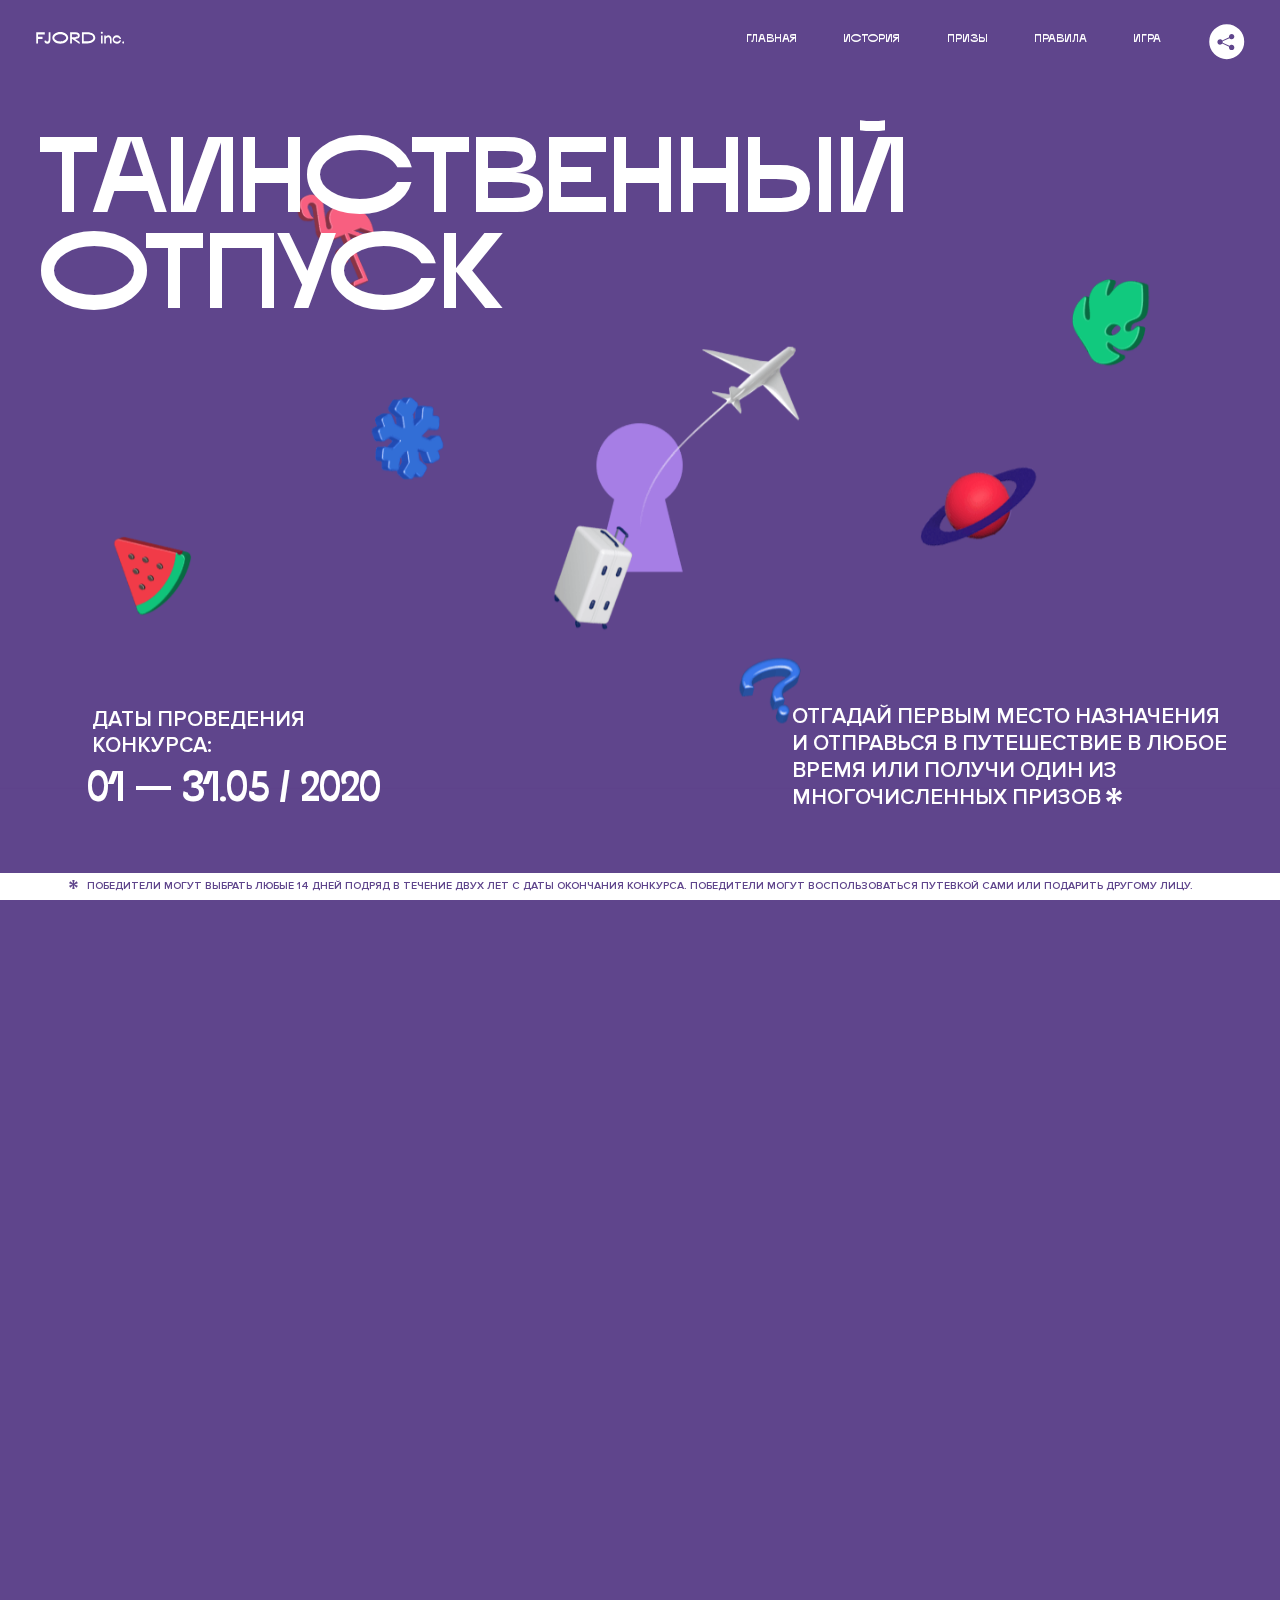
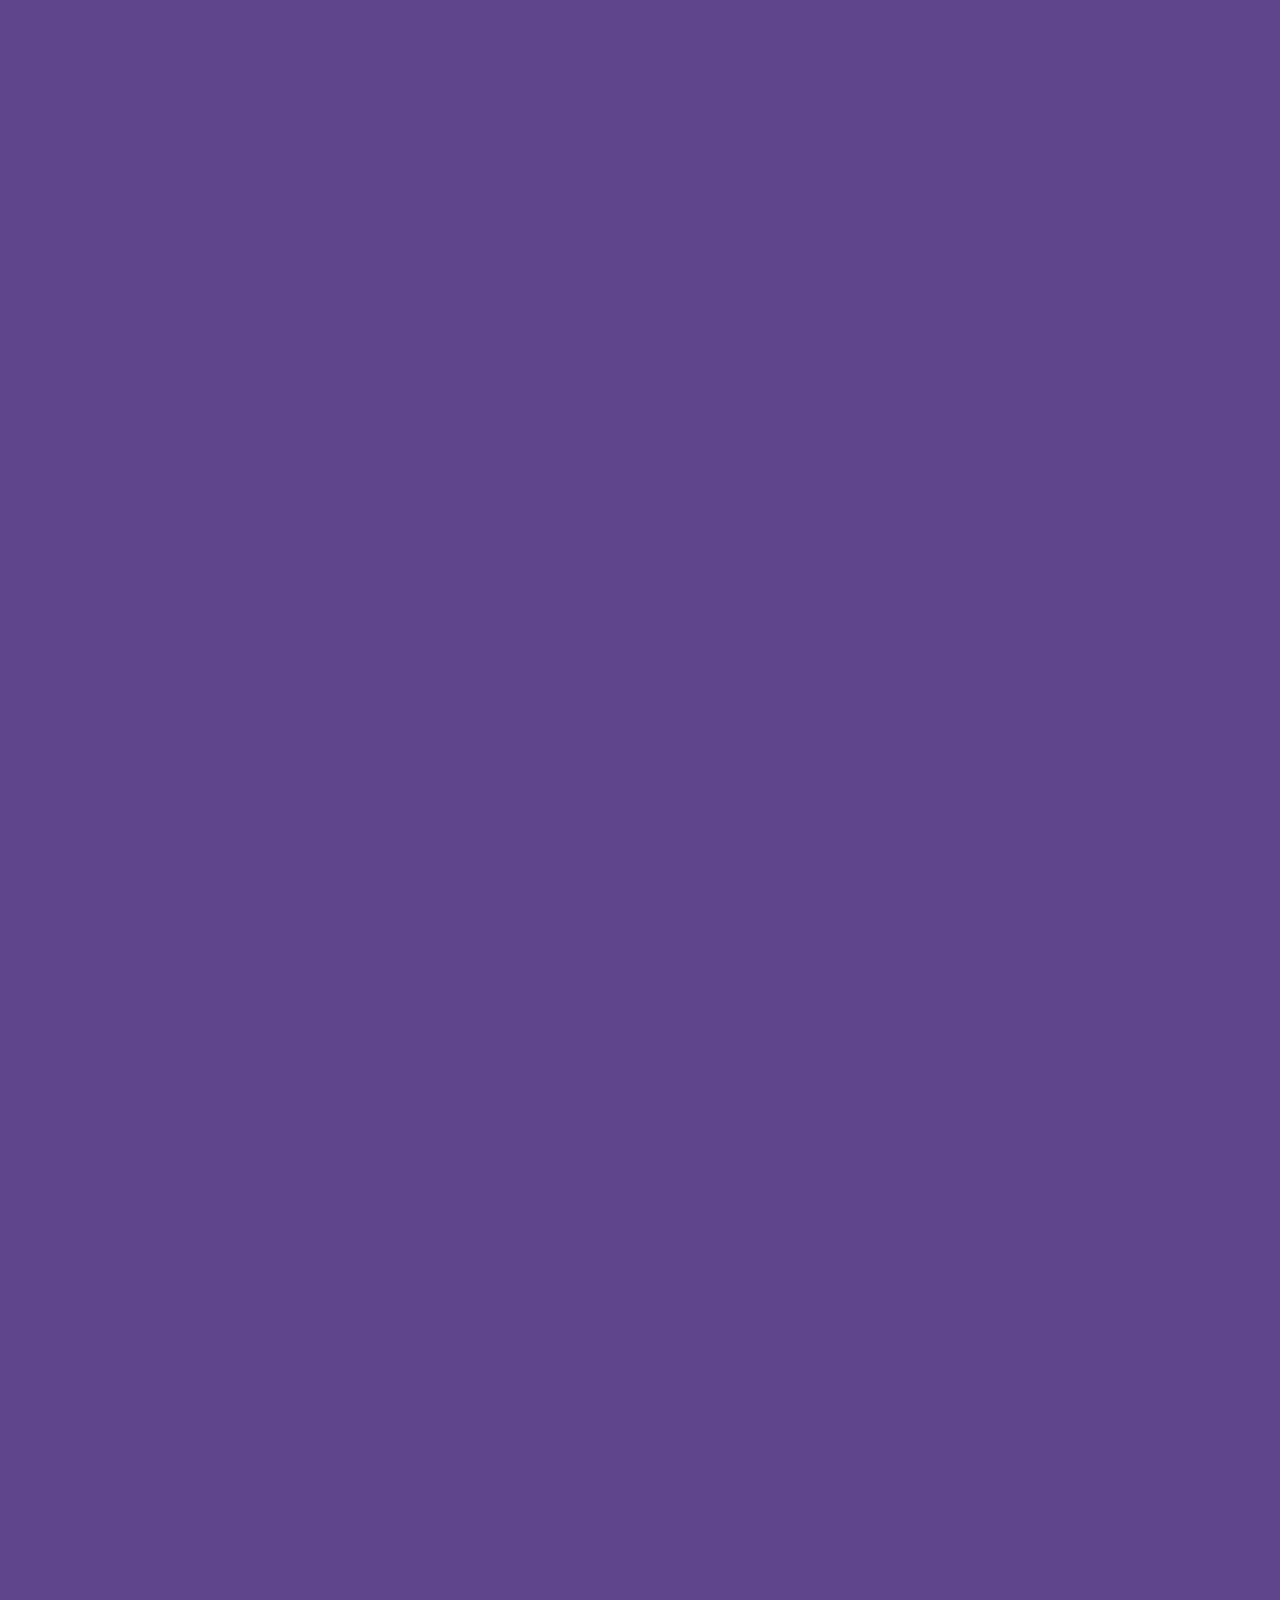
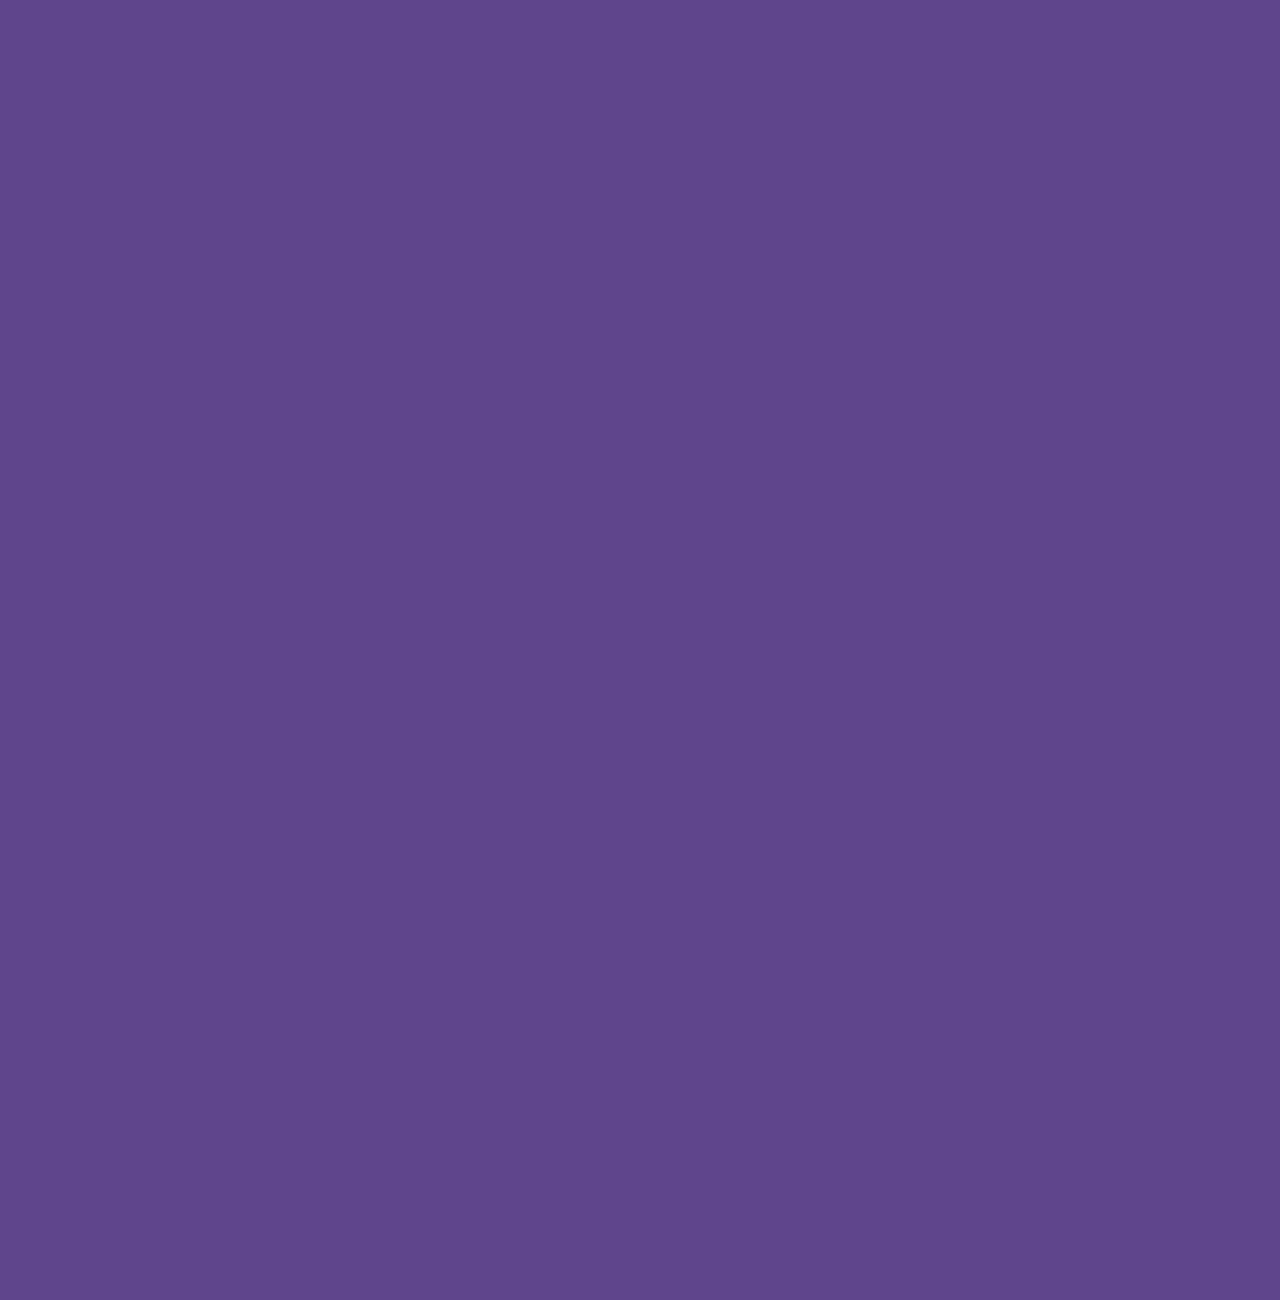
<file: 1/index.html>
<!DOCTYPE html>
<html lang="ru">
<head>
  <meta charset="UTF-8">
  <meta name="description" content="">
  <meta name="viewport" content="width=device-width, initial-scale=1.0">
  <meta http-equiv="X-UA-Compatible" content="ie=edge">
  <title>Mysterious Vacation</title>
  <link rel="stylesheet" href="css/style.min.css">
<link href="css/style.min.css" rel="stylesheet">  <base href="https://htmlacademy-animation.github.io/138767-magic-vacation-1/1/">
</head>
<body>

  <header class="page-header js-header">
    <div class="page-header__wrapper">
      <a href="#" class="page-header__logo" aria-label="Перейти на страницу FJORD.Inc">
        <svg width="100" height="15" viewBox="0 0 100 15" fill="none" xmlns="http://www.w3.org/2000/svg">
          <path d="M0.26 1.4V14H2.276V8.906H7.334V6.44H2.276V3.848H9.872V1.4H0.26ZM12.733 14.36C15.127 14.36 16.243 12.65 16.243 9.5V1.4H14.263V8.96C14.263 11.21 13.723 11.876 12.733 11.876C11.833 11.876 11.473 11.3 11.347 10.58L9.36702 10.94C9.63702 13.046 10.663 14.36 12.733 14.36ZM18.3918 7.7C18.3918 11.372 22.3878 14.36 27.3198 14.36C32.2518 14.36 36.2478 11.372 36.2478 7.7C36.2478 4.028 32.2518 1.04 27.3198 1.04C22.3878 1.04 18.3918 4.028 18.3918 7.7ZM20.6058 7.7C20.6058 5.378 23.6118 3.524 27.3198 3.524C30.9918 3.524 33.9798 5.378 33.9798 7.7C33.9798 10.004 30.9918 11.858 27.3198 11.858C23.6118 11.858 20.6058 10.004 20.6058 7.7ZM40.403 14V8.906H40.799L49.079 14.702V12.38L44.039 8.906H44.201C47.999 8.906 49.277 7.304 49.277 5.162C49.277 3.092 47.999 1.4 44.201 1.4H38.387V14H40.403ZM43.535 3.722C45.785 3.722 47.045 4.136 47.045 5.432C47.045 6.764 45.785 7.034 43.535 7.034H40.403V3.722H43.535ZM51.6936 1.382V14H57.8676C62.7456 14 66.7236 11.534 66.7236 7.7C66.7236 3.848 62.7456 1.382 57.8676 1.382H51.6936ZM53.7096 11.624V3.722H57.5436C61.5396 3.722 64.4916 5.018 64.4916 7.7C64.4916 10.238 61.5396 11.624 57.5436 11.624H53.7096ZM73.1832 14.018H74.9832V5H73.1832V14.018ZM72.9132 1.976C72.9132 2.57 73.3992 3.092 74.0832 3.092C74.7492 3.092 75.2352 2.57 75.2352 1.976C75.2352 1.382 74.7672 0.805999 74.0832 0.805999C73.3812 0.805999 72.9132 1.382 72.9132 1.976ZM76.7867 14H78.5687V9.104C78.7487 8.006 79.5947 6.962 81.0887 6.962C82.1147 6.962 83.2667 7.448 83.2667 9.554V14H85.0487V9.014C85.0487 6.152 83.2307 4.73 81.3587 4.73C79.9187 4.73 79.0727 5.558 78.5687 6.854V5H76.7867V14ZM90.9898 14.27C93.5098 14.27 95.3818 12.506 95.7238 10.328H94.0498C93.7258 11.3 92.6998 12.02 90.9898 12.02C88.8478 12.02 87.7678 10.922 87.7678 9.59C87.7678 8.24 88.8478 6.962 90.9898 6.962C92.7538 6.962 93.7978 7.844 94.0858 8.924H95.7418C95.4358 6.71 93.6178 4.73 90.9898 4.73C88.0918 4.73 86.1298 7.124 86.1298 9.59C86.1298 12.074 88.1278 14.27 90.9898 14.27ZM97.0693 12.938C97.0693 13.658 97.5553 14.144 98.2753 14.144C98.9953 14.144 99.4813 13.658 99.4813 12.938C99.4813 12.2 98.9953 11.714 98.2753 11.714C97.5553 11.714 97.0693 12.2 97.0693 12.938Z" fill="currentColor"></path>
        </svg>
      </a>
      <button class="page-header__toggler js-menu-toggler" type="button" aria-label="Управление мобильным меню"><span>Меню</span></button>
      <nav class="page-header__nav">
        <div class="page-header__menu js-menu" id="menu">
          <ul>
            <li>
              <a class="js-menu-link active" href="#top" data-href="top">главная</a>
            </li>
            <li>
              <a class="js-menu-link" href="#story" data-href="story">история</a>
            </li>
            <li>
              <a class="js-menu-link" href="#prizes" data-href="prizes">призы</a>
            </li>
            <li>
              <a class="js-menu-link" href="#rules" data-href="rules">правила</a>
            </li>
            <li>
              <a class="js-menu-link" href="#game" data-href="game">игра</a>
            </li>
          </ul>
        </div>
        <div class="page-header__social">
          <div class="social-block js-social-block">
            <button class="social-block__toggler" aria-label="Управлять блоком с социальными кнопками">
              <svg width="26" height="22" viewBox="0 0 27 22" fill="none" xmlns="http://www.w3.org/2000/svg">
                <path d="M19.6721 7.43664C21.6273 7.43664 23.213 5.85095 23.213 3.89566C23.213 1.94037 21.6273 0.354675 19.6721 0.354675C17.7168 0.354675 16.1311 1.94037 16.1311 3.89566C16.1311 4.19968 16.1728 4.49178 16.2458 4.77345L7.21751 8.95527C6.57519 8.05214 5.52303 7.46049 4.33078 7.46049C2.37549 7.46049 0.789795 9.04618 0.789795 11.0015C0.789795 12.9568 2.37549 14.5425 4.33078 14.5425C5.52303 14.5425 6.57668 13.9508 7.21751 13.0477L16.2458 17.2295C16.1743 17.5112 16.1311 17.8033 16.1311 18.1073C16.1311 20.0626 17.7168 21.6483 19.6721 21.6483C21.6273 21.6483 23.213 20.0626 23.213 18.1073C23.213 16.152 21.6273 14.5663 19.6721 14.5663C18.4798 14.5663 17.4262 15.158 16.7853 16.0611L7.75701 11.8793C7.82854 11.5976 7.87176 11.3055 7.87176 11.0015C7.87176 10.6974 7.83003 10.4053 7.75701 10.1237L16.7853 5.94186C17.4262 6.84499 18.4783 7.43664 19.6721 7.43664Z" fill="currentColor"></path>
              </svg>
            </button>
            <ul class="social-block__list">
              <li>
                <a class="social-block__link social-block__link--fb" href="#" aria-label="Мы на Facebook">
                  <svg width="8" height="17" viewBox="0 0 8 17" fill="none" xmlns="http://www.w3.org/2000/svg">
                    <path d="M4.24646 16.9899H1.09275L1.05793 8.49828H0V5.30707H1.05793V3.81124C1.05793 1.42084 2.57654 0 5.21735 0H7.41758V3.18585H5.30841C4.28262 3.18585 4.2478 3.48582 4.2478 4.24914V5.30707H7.42964L7.16716 8.49828H4.2478V16.9899H4.24646Z" fill="currentColor"></path>
                  </svg>
                </a>
              </li>
              <li>
                <a class="social-block__link social-block__link--insta" href="#" aria-label="Мы в Instagram">
                  <svg width="15" height="15" viewBox="0 0 15 15" fill="none" xmlns="http://www.w3.org/2000/svg">
                    <path d="M11.0197 0H4.19806C2.14246 0 0.471191 1.66993 0.471191 3.72285V10.5499C0.471191 12.6082 2.14112 14.2727 4.19806 14.2727H11.0197C13.0753 14.2727 14.7466 12.6082 14.7466 10.5499V3.72285C14.7466 1.67127 13.0753 0 11.0197 0ZM11.0197 12.4849H4.19806C3.13076 12.4849 2.26432 11.6158 2.26432 10.5512V3.72419C2.26432 2.65956 3.13076 1.79715 4.19806 1.79715H11.0197C12.087 1.79715 12.9535 2.6609 12.9535 3.72419V10.5512C12.9535 11.6145 12.087 12.4849 11.0197 12.4849Z" fill="currentColor"></path>
                    <path d="M7.60887 3.11084C5.38989 3.11084 3.58203 4.9187 3.58203 7.14036C3.58203 9.35532 5.38989 11.1645 7.60887 11.1645C9.83053 11.1645 11.6357 9.35666 11.6357 7.14036C11.6357 4.9187 9.83053 3.11084 7.60887 3.11084ZM7.60887 9.36871C6.37551 9.36871 5.37784 8.37372 5.37784 7.14036C5.37784 5.90699 6.37551 4.90665 7.60887 4.90665C8.83822 4.90665 9.84259 5.90833 9.84259 7.14036C9.84392 8.37238 8.83822 9.36871 7.60887 9.36871Z" fill="currentColor"></path>
                    <path d="M11.3573 2.35962C10.8256 2.35962 10.3931 2.79752 10.3931 3.32381C10.3931 3.85546 10.8256 4.29336 11.3573 4.29336C11.8862 4.29336 12.3215 3.85546 12.3215 3.32381C12.3215 2.79752 11.8862 2.35962 11.3573 2.35962Z" fill="currentColor"></path>
                  </svg>
                </a>
              </li>
              <li>
                <a class="social-block__link social-block__link--vk" href="#" aria-label="Мы ВКонтакте">
                  <svg width="17" height="10" viewBox="0 0 17 10" fill="none" xmlns="http://www.w3.org/2000/svg">
                    <path d="M14.1234 4.9002C14.1234 4.9002 16.3623 1.72708 16.5866 0.680242C16.6595 0.312285 16.4947 0.103188 16.1069 0.103188C16.1069 0.103188 14.8193 0.103188 14.168 0.103188C13.7235 0.103188 13.5587 0.293278 13.4235 0.579768C13.4235 0.579768 12.3724 2.82553 11.0969 4.24712C10.6861 4.70333 10.4781 4.84318 10.2511 4.84318C10.0646 4.84318 9.98625 4.6911 9.98625 4.27834V0.649016C9.98625 0.147997 9.92545 0.00135496 9.5066 0.00135496H6.39628C6.15578 0.00135496 6.0085 0.134417 6.0085 0.324506C6.0085 0.801084 6.73406 0.908351 6.73406 2.20231V4.87305C6.73406 5.40529 6.70569 5.61575 6.45303 5.61575C5.78016 5.61575 4.19528 3.30618 3.30623 0.678887C3.12923 0.145282 2.93737 0 2.43475 0H0.486409C0.205373 0 0 0.190085 0 0.476576C0 0.991172 0.60666 3.40801 2.99277 6.64358C4.59927 8.8201 6.70569 10 8.60269 10C9.76196 10 10.0416 9.80312 10.0416 9.31432V7.63883C10.0416 7.22607 10.2065 7.04956 10.4429 7.04956C10.7078 7.04956 11.1847 7.13238 12.2805 8.22268C13.5843 9.47862 13.6762 10 14.3896 10H16.5676C16.7919 10 17 9.89273 17 9.52342C17 9.02919 16.3623 8.15343 15.384 7.10659C14.9801 6.56755 14.3302 5.98914 14.1248 5.72301C13.8275 5.40801 13.9154 5.23014 14.1234 4.9002Z" fill="currentColor"></path>
                  </svg>
                </a>
              </li>
            </ul>
          </div>
        </div>
      </nav>
    </div>
  </header>

  <main class="page-content">

    <section class="animation-screen"></section>

    <section class="screen screen--hidden screen--intro js-scrollspy" id="top">
      <div class="screen__wrapper">
        <div class="intro">
          <h1 class="intro__title">Таинственный отпуск</h1>
          <div class="intro__content">
            <div class="intro__info">
              <p class="intro__label">Даты проведения конкурса:</p>
              <p class="intro__date">01 — 31.05 / 2020</p>
            </div>
            <div class="intro__message">
              <p>
                Отгадай первым место назначения и&nbsp;отправься в&nbsp;путешествие в&nbsp;любое время или получи один из многочисленных призов
                <svg width="16" height="16" viewBox="0 0 10 10" fill="none" xmlns="http://www.w3.org/2000/svg">
                  <path d="M0 6.35337L3.90271 4.99012L0 3.64663L1.34615 1.32374L4.44287 4.01073L3.67364 0H6.34615L5.57692 4.01073L8.65385 1.32374L10 3.64663L6.13405 4.99012L10 6.35337L8.65385 8.65651L5.57692 5.98927L6.34615 10H3.67364L4.44287 5.96952L1.34615 8.65651L0 6.35337Z" fill="currentColor"></path>
                </svg>
              </p>
            </div>
          </div>
        </div>
      </div>
      <div class="screen__footer js-footer">
        <button class="screen__footer-enlarge js-footer-toggler" type="button" aria-label="Показать сообщение">
          <svg width="10" height="10" viewBox="0 0 10 10" fill="none" xmlns="http://www.w3.org/2000/svg">
            <path d="M0 6.35337L3.90271 4.99012L0 3.64663L1.34615 1.32374L4.44287 4.01073L3.67364 0H6.34615L5.57692 4.01073L8.65385 1.32374L10 3.64663L6.13405 4.99012L10 6.35337L8.65385 8.65651L5.57692 5.98927L6.34615 10H3.67364L4.44287 5.96952L1.34615 8.65651L0 6.35337Z" fill="currentColor"></path>
          </svg>
        </button>
        <button class="screen__footer-collapse js-footer-toggler" type="button" aria-label="Скрыть сообщение">
          <svg width="13" height="13" viewBox="0 0 13 13" fill="none" xmlns="http://www.w3.org/2000/svg">
            <line x1="12.3536" y1="0.353553" x2="0.738349" y2="11.9688" stroke="currentColor"></line>
            <line x1="0.738319" y1="0.539925" x2="12.3535" y2="12.1551" stroke="currentColor"></line>
          </svg>
        </button>
        <div class="screen__footer-wrapper">
          <div class="screen__footer-announce">
            <p class="screen__footer-label">Даты проведения конкурса:</p>
            <p class="screen__footer-date">01 — 31.05 / 2020</p>
          </div>
          <div class="screen__footer-note">
            <p>
              <svg width="10" height="10" viewBox="0 0 10 10" fill="none" xmlns="http://www.w3.org/2000/svg">
                <path d="M0 6.35337L3.90271 4.99012L0 3.64663L1.34615 1.32374L4.44287 4.01073L3.67364 0H6.34615L5.57692 4.01073L8.65385 1.32374L10 3.64663L6.13405 4.99012L10 6.35337L8.65385 8.65651L5.57692 5.98927L6.34615 10H3.67364L4.44287 5.96952L1.34615 8.65651L0 6.35337Z" fill="currentColor"></path>
              </svg>
              <span>Победители могут выбрать любые 14 дней подряд в&nbsp;течение двух лет с&nbsp;даты окончания конкурса. Победители могут воспользоваться путевкой сами или подарить другому лицу.</span>
            </p>
          </div>
        </div>
      </div>
    </section>

    <section class="screen screen--hidden screen--story js-scrollspy" id="story">

      <div class="slider swiper-container js-slider">

        <div class="swiper-wrapper">

          <div class="slider__item swiper-slide">
            <h2 class="slider__item-title">История</h2>
            <p class="slider__item-text">Джеймс Таргет был основателем компании &laquo;Fjord Inc.&raquo;. С&nbsp;1965 года &laquo;Fjord Inc.&raquo; прославилась надёжными и&nbsp;удобными чемоданами и&nbsp;аксессуарами для туристов.</p>
          </div>

          <div class="slider__item swiper-slide">
            <p class="slider__item-text">Когда Джеймсу было 7&nbsp;лет, в&nbsp;их&nbsp;доме гостил дядюшка и&nbsp;развлекал детей рассказами о&nbsp;своей поездке в&nbsp;место, показавшееся малышу Таргету невероятным. Тогда Джеймс решил, что однажды посетит его, но&nbsp;не&nbsp;будет рассказывать о&nbsp;мечте, пока не&nbsp;осуществит.</p>
          </div>

          <div class="slider__item swiper-slide">
            <p class="slider__item-text">Джеймс Таргет стал увлеченным путешественником. Он&nbsp;посетил 5&nbsp;континентов, 126&nbsp;стран.</p>
          </div>

          <div class="slider__item swiper-slide">
            <p class="slider__item-text">Он&nbsp;сплавлялся по&nbsp;Амазонке и&nbsp;погружался в&nbsp;пещеры Франции, медитировал в&nbsp;горах Тибета и&nbsp;пожимал руку вождя племени Акугауа.</p>
          </div>

          <div class="slider__item swiper-slide">
            <p class="slider__item-text">Из&nbsp;своих поездок Джеймс Таргет привозил идеи, как сделать свои чемоданы &laquo;Fjord Inc.&raquo; удобными и&nbsp;приспособленными к&nbsp;разным дорожным условиям.</p>
          </div>

          <div class="slider__item swiper-slide">
            <p class="slider__item-text">Всё это время Джеймс не&nbsp;оставлял идею поездки своей мечты. Однако, как только он&nbsp;брался за&nbsp;планирование, возникали препятствия, не&nbsp;позволяющие отправиться туда.</p>
          </div>

          <div class="slider__item swiper-slide">
            <p class="slider__item-text">В&nbsp;возрасте 67&nbsp;лет Джеймс Таргет попал под лавину и&nbsp;погиб. В&nbsp;своём завещании он&nbsp;поручил отправить в&nbsp;заветное путешествие трёх смельчаков, единых с&nbsp;ним духом.</p>
          </div>

          <div class="slider__item swiper-slide">
            <p class="slider__item-text">Тех, кто сможет узнать таинственное место, задавая вопросы специально обученному ИИ&nbsp;&laquo;Соне&raquo;, ждет фантастическое путешествие.</p>
          </div>
        </div>
        <div class="slider__controls">
          <button class="slider__control slider__control--prev js-control-prev" type="button" aria-label="Показать предыдущую историю">
            <svg width="12" height="22" viewBox="0 0 12 22" fill="none" xmlns="http://www.w3.org/2000/svg">
              <path d="M11 1L1 11L11 21" stroke="currentColor" stroke-width="2" stroke-linejoin="round"></path>
            </svg>
          </button>
          <button class="slider__control slider__control--next js-control-next" type="button" aria-label="Показать следующую историю">
            <svg width="12" height="22" viewBox="0 0 12 22" fill="none" xmlns="http://www.w3.org/2000/svg">
              <path d="M1 1L11 11L1 21" stroke="currentColor" stroke-width="2" stroke-linejoin="round"></path>
            </svg>
          </button>
        </div>
        <div class="slider__pagination swiper-pagination"></div>
      </div>
    </section>

    <section class="screen screen--hidden screen--prizes js-scrollspy" id="prizes">
      <div class="screen__wrapper">
        <div class="prizes">
          <h2 class="prizes__title">ПРизы</h2>
          <div class="prizes__lead">
            <p>Найди ответ и&nbsp;получи один из&nbsp;призов:</p>
          </div>
          <ul class="prizes__list">
            <li class="prizes__item prizes__item--journeys">
              <div class="prizes__icon">
                <picture>
                  <source srcset="img/prize1-mob.svg" media="(orientation: portrait)">
                  <img src="img/prize1.svg" alt="">
                </picture>
              </div>
              <p class="prizes__desc">
                <b>3</b>
                <span>загадочных путешествия</span>
              </p>
            </li>
            <li class="prizes__item prizes__item--cases">
              <div class="prizes__icon">
                <picture>
                  <source srcset="img/prize2-mob.svg" media="(orientation: portrait)">
                  <img src="img/prize2.svg" alt="">
                </picture>
              </div>
              <p class="prizes__desc">
                <b>7</b>
                <span>надежных чемоданов</span>
              </p>
            </li>
            <li class="prizes__item prizes__item--codes">
              <div class="prizes__icon">
                <picture>
                  <source srcset="img/prize3-mob.svg" media="(orientation: portrait)">
                  <img src="img/prize3.svg" alt="">
                </picture>
              </div>
              <p class="prizes__desc">
                <b>900</b>
                <span>
                  промокодов на&nbsp;скидку 15%
                  <svg width="10" height="10" viewBox="0 0 10 10" fill="none" xmlns="http://www.w3.org/2000/svg">
                    <path d="M0 6.35337L3.90271 4.99012L0 3.64663L1.34615 1.32374L4.44287 4.01073L3.67364 0H6.34615L5.57692 4.01073L8.65385 1.32374L10 3.64663L6.13405 4.99012L10 6.35337L8.65385 8.65651L5.57692 5.98927L6.34615 10H3.67364L4.44287 5.96952L1.34615 8.65651L0 6.35337Z" fill="currentColor"></path>
                  </svg>
                </span>
              </p>
            </li>
          </ul>
        </div>
      </div>
      <div class="screen__footer js-footer">
        <button class="screen__footer-enlarge js-footer-toggler" type="button" aria-label="Показать сообщение">
          <svg width="10" height="10" viewBox="0 0 10 10" fill="none" xmlns="http://www.w3.org/2000/svg">
            <path d="M0 6.35337L3.90271 4.99012L0 3.64663L1.34615 1.32374L4.44287 4.01073L3.67364 0H6.34615L5.57692 4.01073L8.65385 1.32374L10 3.64663L6.13405 4.99012L10 6.35337L8.65385 8.65651L5.57692 5.98927L6.34615 10H3.67364L4.44287 5.96952L1.34615 8.65651L0 6.35337Z" fill="currentColor"></path>
          </svg>
        </button>
        <button class="screen__footer-collapse js-footer-toggler" type="button" aria-label="Скрыть сообщение">
          <svg width="13" height="13" viewBox="0 0 13 13" fill="none" xmlns="http://www.w3.org/2000/svg">
            <line x1="12.3536" y1="0.353553" x2="0.738349" y2="11.9688" stroke="currentColor"></line>
            <line x1="0.738319" y1="0.539925" x2="12.3535" y2="12.1551" stroke="currentColor"></line>
          </svg>
        </button>
        <div class="screen__footer-wrapper">
          <div class="screen__footer-announce">
            <p class="screen__footer-label">Даты проведения конкурса:</p>
            <p class="screen__footer-date">01 — 31.05 / 2020</p>
          </div>
          <div class="screen__footer-note">
            <p>
              <svg width="10" height="10" viewBox="0 0 10 10" fill="none" xmlns="http://www.w3.org/2000/svg">
                <path d="M0 6.35337L3.90271 4.99012L0 3.64663L1.34615 1.32374L4.44287 4.01073L3.67364 0H6.34615L5.57692 4.01073L8.65385 1.32374L10 3.64663L6.13405 4.99012L10 6.35337L8.65385 8.65651L5.57692 5.98927L6.34615 10H3.67364L4.44287 5.96952L1.34615 8.65651L0 6.35337Z" fill="currentColor"></path>
              </svg>
              <span>Скидка&nbsp;15% на&nbsp;единоразовое приобретение путёвки с&nbsp;1&nbsp;июня 2020 по&nbsp;31&nbsp;мая 2022&nbsp;года. Суммируется с&nbsp;другими акциями</span>
            </p>
          </div>
        </div>
      </div>
    </section>

    <section class="screen screen--hidden screen--rules js-scrollspy" id="rules">
      <div class="screen__wrapper">
        <div class="rules">
          <h2 class="rules__title">Правила</h2>
          <div class="rules__lead">
            <p>Для того чтобы получить наследство Джеймса Таргета, тебе нужно выведать у&nbsp;&laquo;Сони&raquo;, куда предстоит отправиться тебе в&nbsp;случае победы</p>
          </div>
          <ol class="rules__list">
            <li class="rules__item">
              <p>Тебе отводится <br>5&nbsp;минут</p>
            </li>
            <li class="rules__item">
              <p>Задавай любые вопросы в&nbsp;текстовом поле</p>
            </li>
            <li class="rules__item">
              <p>Нажимай кнопку &laquo;Узнать&raquo;, чтобы получить ответ</p>
            </li>
            <li class="rules__item">
              <p>&laquo;Соня&raquo; может отвечать только&nbsp;Да или Нет</p>
            </li>
          </ol>
          <a href="#game" class="rules__link btn">Погнали!</a>
        </div>
      </div>
      <div class="screen__disclaimer">
        <div class="disclaimer">
          <ul>
            <li>
              <a href="#">Правовая информация</a>
            </li>
            <li>
              <a href="#">Подробные правила</a>
            </li>
          </ul>
        </div>
      </div>
    </section>

    <section class="screen screen--hidden screen--game js-scrollspy" id="game">
      <div class="screen__wrapper">
        <div class="game">
          <div class="game__header">
            <h2 class="game__title">Игра</h2>
            <div class="game__counter">
              <span>05</span>:<span>00</span>
            </div>
          </div>
          <div class="game__body">
            <div class="chat">
              <div class="chat__body js-chat">
                <ul class="chat__list" id="messages"></ul>
              </div>
              <div class="chat__footer">
                <form action="#" method="post" class="form" id="message-form">
                  <label for="message-field" class="visually-hidden">Поле для ввода вопроса</label>
                  <input type="text" class="form__field" id="message-field" placeholder="Задай вопрос">
                  <button class="form__button btn">
                    Узнать
                    <svg width="18" height="19" viewBox="0 0 18 19" fill="none" xmlns="http://www.w3.org/2000/svg">
                      <path stroke="currentColor" stroke-width="2" d="M9 19V1"></path>
                      <path d="M1 9l8-8 8 8" stroke="currentColor" stroke-width="2" stroke-linejoin="round"></path>
                    </svg>
                  </button>
                </form>
              </div>
            </div>
          </div>
          <!-- временные кнопки для показа результата -->
          <div class="game__buttons">
            <button class="game__button btn js-show-result" type="button" data-target="result">Положительный результат</button>
            <button class="game__button btn js-show-result" type="button" data-target="result2">Положительный результат - 2</button>
            <button class="game__button btn js-show-result" type="button" data-target="result3">Отрицательный результат</button>
          </div>
        </div>
      </div>
    </section>

    <section class="screen screen--hidden screen--result" id="result">
      <div class="screen__wrapper">
        <div class="result result--trip">
          <div class="result__image">
            <picture>
              <source srcset="img/result1-mob.png 1x, img/result1-mob@2x.png 2x" media="(max-width: 768px) and (orientation: portrait)">
              <img src="img/result1.png" srcset="img/result1@2x.png 2x" alt="">
            </picture>
          </div>
          <h2 class="result__title">
            <span class="visually-hidden">ПОбеда!</span>
            <svg xmlns="http://www.w3.org/2000/svg" viewBox="0 0 568.85 109.24">
              <path d="M16,24.44V92H2.6V8H75V92H61.52V24.44H16Z" transform="translate(-2.1 -1.5)" fill="none" stroke="currentColor"></path>
              <path d="M148.76,5.6c32.88,0,59.52,19.92,59.52,44.4s-26.64,44.4-59.52,44.4S89.24,74.48,89.24,50,115.88,5.6,148.76,5.6Zm0,72.12c24.48,0,44.4-12.36,44.4-27.72s-19.92-27.84-44.4-27.84C124,22.16,104,34.52,104,50S124,77.72,148.76,77.72Z" transform="translate(-2.1 -1.5)" fill="none" stroke="currentColor"></path>
              <path d="M287.36,8V24.44H236v14.4h25.32c25.44,0,34,11.16,34,26.52,0,15.6-8.52,26.64-34,26.64H222.56V8h64.8ZM256.88,76.52c15.12,0,23.52-2,23.52-11.52S272,54.44,256.88,54.44H236V76.52h20.88Z" transform="translate(-2.1 -1.5)" fill="none" stroke="currentColor"></path>
              <path d="M371.47,8V24.44H320.84V41.6h33.6V58h-33.6V75.56h50.64V92H307.4V8h64.08Z" transform="translate(-2.1 -1.5)" fill="none" stroke="currentColor"></path>
              <path d="M382.39,110.24V75.56h7.44c4.56-4.68,7.8-18.36,8.76-56L399,8h48.6V75.56h10v34.68H442.87V92H397v18.24H382.39Zm51.72-34.68V24.44H411.55v3.12c-0.48,22.44-3.24,37.68-7.2,48h29.76Z" transform="translate(-2.1 -1.5)" fill="none" stroke="currentColor"></path>
              <path d="M463.75,92l28-84h27.12l28.08,84H533.47l-7.8-23.52h-37.8L480.07,92H463.75Zm56.64-40L507,11.84,493.51,52h26.88Z" transform="translate(-2.1 -1.5)" fill="none" stroke="currentColor"></path>
              <path d="M554.12,70.4L555.55,2H569l1.44,68.4H554.12Zm8.28,6.36c4.8,0,8,3.24,8,8.16a8,8,0,1,1-16.08,0C554.35,80,557.59,76.76,562.39,76.76Z" transform="translate(-2.1 -1.5)" fill="none" stroke="currentColor"></path>
            </svg>
          </h2>
          <div class="result__text">
            <p>ты&nbsp;отправляешься в&nbsp;Арктику!</p>
          </div>
          <div class="result__form">
            <form action="#" method="post" class="form form--result">
              <label for="email-field" class="form__label">зарегистрируй результат</label>
              <input type="email" class="form__field" id="email-field" placeholder="e-mail для регистации результата и получения приза" required="">
              <button class="form__button btn">
                отправить
                <svg width="18" height="19" viewBox="0 0 18 19" fill="none" xmlns="http://www.w3.org/2000/svg">
                  <path stroke="currentColor" stroke-width="2" d="M9 19V1"></path>
                  <path d="M1 9l8-8 8 8" stroke="currentColor" stroke-width="2" stroke-linejoin="round"></path>
                </svg>
              </button>
            </form>
          </div>
        </div>
      </div>
    </section>

    <section class="screen screen--hidden screen--result" id="result2">
      <div class="screen__wrapper">
        <div class="result result--prize">
          <div class="result__image">
            <picture>
              <source srcset="img/result2-mob.png 1x, img/result2-mob@2x.png 2x" media="(max-width: 768px) and (orientation: portrait)">
              <img src="img/result2.png" srcset="img/result2@2x.png 2x" alt="">
            </picture>
          </div>
          <h2 class="result__title">
            <span class="visually-hidden">ПОбеда!</span>
            <svg xmlns="http://www.w3.org/2000/svg" viewBox="0 0 568.85 109.24">
              <path d="M16,24.44V92H2.6V8H75V92H61.52V24.44H16Z" transform="translate(-2.1 -1.5)" fill="none" stroke="currentColor"></path>
              <path d="M148.76,5.6c32.88,0,59.52,19.92,59.52,44.4s-26.64,44.4-59.52,44.4S89.24,74.48,89.24,50,115.88,5.6,148.76,5.6Zm0,72.12c24.48,0,44.4-12.36,44.4-27.72s-19.92-27.84-44.4-27.84C124,22.16,104,34.52,104,50S124,77.72,148.76,77.72Z" transform="translate(-2.1 -1.5)" fill="none" stroke="currentColor"></path>
              <path d="M287.36,8V24.44H236v14.4h25.32c25.44,0,34,11.16,34,26.52,0,15.6-8.52,26.64-34,26.64H222.56V8h64.8ZM256.88,76.52c15.12,0,23.52-2,23.52-11.52S272,54.44,256.88,54.44H236V76.52h20.88Z" transform="translate(-2.1 -1.5)" fill="none" stroke="currentColor"></path>
              <path d="M371.47,8V24.44H320.84V41.6h33.6V58h-33.6V75.56h50.64V92H307.4V8h64.08Z" transform="translate(-2.1 -1.5)" fill="none" stroke="currentColor"></path>
              <path d="M382.39,110.24V75.56h7.44c4.56-4.68,7.8-18.36,8.76-56L399,8h48.6V75.56h10v34.68H442.87V92H397v18.24H382.39Zm51.72-34.68V24.44H411.55v3.12c-0.48,22.44-3.24,37.68-7.2,48h29.76Z" transform="translate(-2.1 -1.5)" fill="none" stroke="currentColor"></path>
              <path d="M463.75,92l28-84h27.12l28.08,84H533.47l-7.8-23.52h-37.8L480.07,92H463.75Zm56.64-40L507,11.84,493.51,52h26.88Z" transform="translate(-2.1 -1.5)" fill="none" stroke="currentColor"></path>
              <path d="M554.12,70.4L555.55,2H569l1.44,68.4H554.12Zm8.28,6.36c4.8,0,8,3.24,8,8.16a8,8,0,1,1-16.08,0C554.35,80,557.59,76.76,562.39,76.76Z" transform="translate(-2.1 -1.5)" fill="none" stroke="currentColor"></path>
            </svg>
          </h2>
          <div class="result__text">
            <p>чемодан &laquo;Fjord&nbsp;Inc.&raquo;&nbsp;твой</p>
          </div>
          <div class="result__form">
            <form action="#" method="post" class="form form--result">
              <label for="email-field2" class="form__label">зарегистрируй результат</label>
              <input type="email" class="form__field" id="email-field2" placeholder="e-mail для регистации результата и получения приза" required="">
              <button class="form__button btn">
                отправить
                <svg width="18" height="19" viewBox="0 0 18 19" fill="none" xmlns="http://www.w3.org/2000/svg">
                  <path stroke="currentColor" stroke-width="2" d="M9 19V1"></path>
                  <path d="M1 9l8-8 8 8" stroke="currentColor" stroke-width="2" stroke-linejoin="round"></path>
                </svg>
              </button>
            </form>
          </div>
        </div>
      </div>
    </section>

    <section class="screen screen--hidden screen--result" id="result3">
      <div class="screen__wrapper">
        <div class="result result--negative">
          <div class="result__image">
            <picture>
              <source srcset="img/result3-mob.png 1x, img/result3-mob@2x.png 2x" media="(max-width: 768px) and (orientation: portrait)">
              <img src="img/result3.png" srcset="img/result3@2x.png 2x" alt="">
            </picture>
          </div>
          <h2 class="result__title">
            <span class="visually-hidden">Не угадал!</span>
            <svg xmlns="http://www.w3.org/2000/svg" viewBox="0 0 660.77 109.24">
              <path d="M2.66,92V8H16.1V42.2H53.3V8H66.74V92H53.3V58.64H16.1V92H2.66Z" transform="translate(-2.16 -1.5)" fill="none" stroke="currentColor"></path>
              <path d="M147.62,8V24.44H97V41.6h33.6V58H97V75.56h50.64V92H83.54V8h64.08Z" transform="translate(-2.16 -1.5)" fill="none" stroke="currentColor"></path>
              <path d="M199.22,8l20.52,42.36L235.34,8h16.44l-31,84H204.38l9.48-25.92L185.78,8h13.44Z" transform="translate(-2.16 -1.5)" fill="none" stroke="currentColor"></path>
              <path d="M273.74,24.44V92H260.3V8h50.16V24.44H273.74Z" transform="translate(-2.16 -1.5)" fill="none" stroke="currentColor"></path>
              <path d="M307.1,92l28-84h27.12l28.08,84H376.82L369,68.48h-37.8L323.42,92H307.1Zm56.64-40L350.3,11.84,336.86,52h26.88Z" transform="translate(-2.16 -1.5)" fill="none" stroke="currentColor"></path>
              <path d="M396.38,110.24V75.56h7.44c4.56-4.68,7.8-18.36,8.76-56L412.94,8h48.6V75.56h10v34.68H456.86V92H411v18.24H396.38ZM448.1,75.56V24.44H425.54v3.12c-0.48,22.44-3.24,37.68-7.2,48H448.1Z" transform="translate(-2.16 -1.5)" fill="none" stroke="currentColor"></path>
              <path d="M477.74,92l28-84h27.12L560.9,92H547.46l-7.8-23.52h-37.8L494.06,92H477.74Zm56.64-40-13.44-40.2L507.5,52h26.88Z" transform="translate(-2.16 -1.5)" fill="none" stroke="currentColor"></path>
              <path d="M568.7,76.88a13.77,13.77,0,0,0,5,1c6.6,0,10.44-6.24,12-58.32L586.22,8h46.2V92H619V24.44H598.82l-0.12,3.12C597.14,81,589,94.4,573.74,94.4a28.55,28.55,0,0,1-6.72-.84Z" transform="translate(-2.16 -1.5)" fill="none" stroke="currentColor"></path>
              <path d="M646.1,70.4L647.54,2H661l1.44,68.4H646.1Zm8.28,6.36c4.8,0,8,3.24,8,8.16a8,8,0,0,1-16.08,0C646.34,80,649.58,76.76,654.38,76.76Z" transform="translate(-2.16 -1.5)" fill="none" stroke="currentColor"></path>
            </svg>
          </h2>
          <button class="result__button js-play" type="button">
            не сдавайся!
            <span>
              <svg width="27" height="22" viewBox="0 0 27 22" fill="none" xmlns="http://www.w3.org/2000/svg">
                <path d="M10.6899 1.47998C5.42992 1.47998 1.16992 5.73998 1.16992 11C1.16992 16.26 5.42992 20.52 10.6899 20.52C15.9499 20.52 20.2099 16.26 20.2099 11V7.13998" stroke="currentColor" stroke-width="2" stroke-miterlimit="10"></path>
                <path d="M15.1099 12.5099L20.1499 7.13989L25.3099 12.6299" stroke="currentColor" stroke-width="2" stroke-miterlimit="10" stroke-linejoin="round"></path>
              </svg>
            </span>
          </button>
        </div>
      </div>
    </section>

  </main>

<script src="js/script.js"></script></body>
</html>
</file>
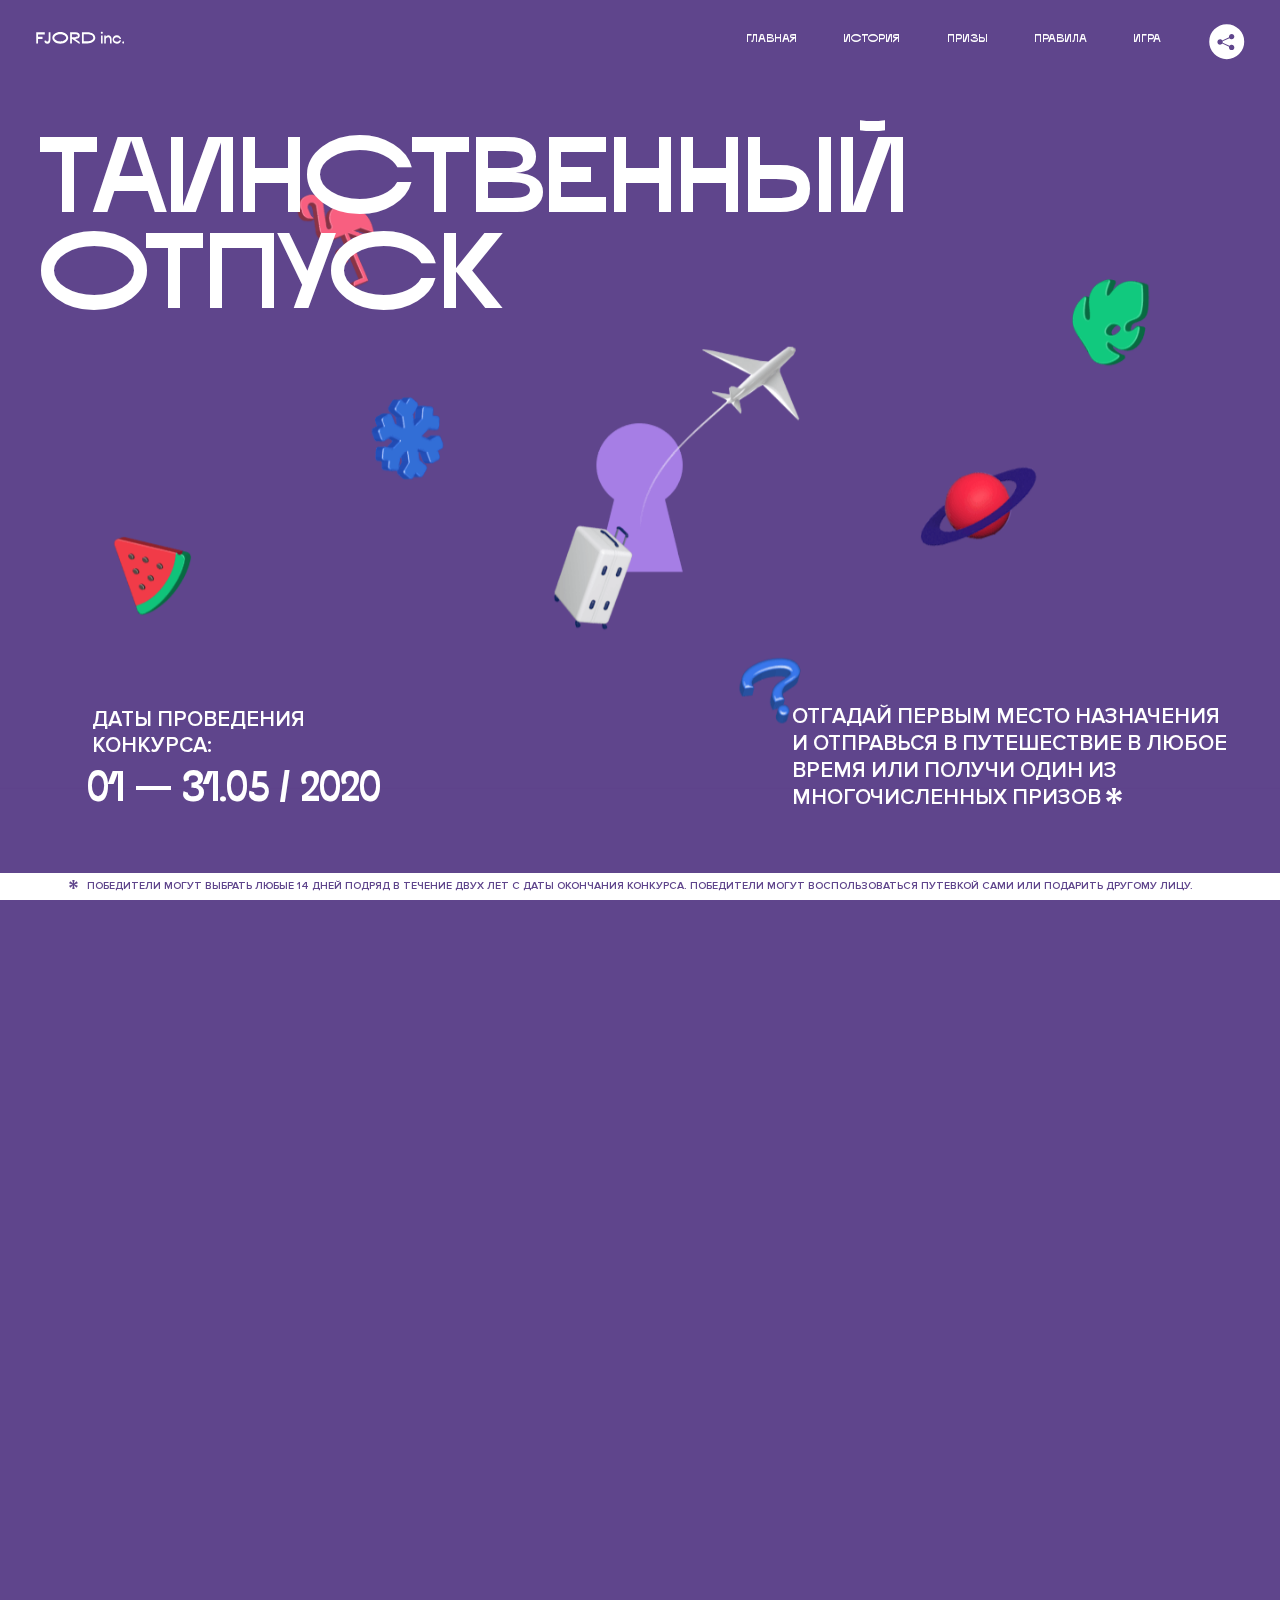
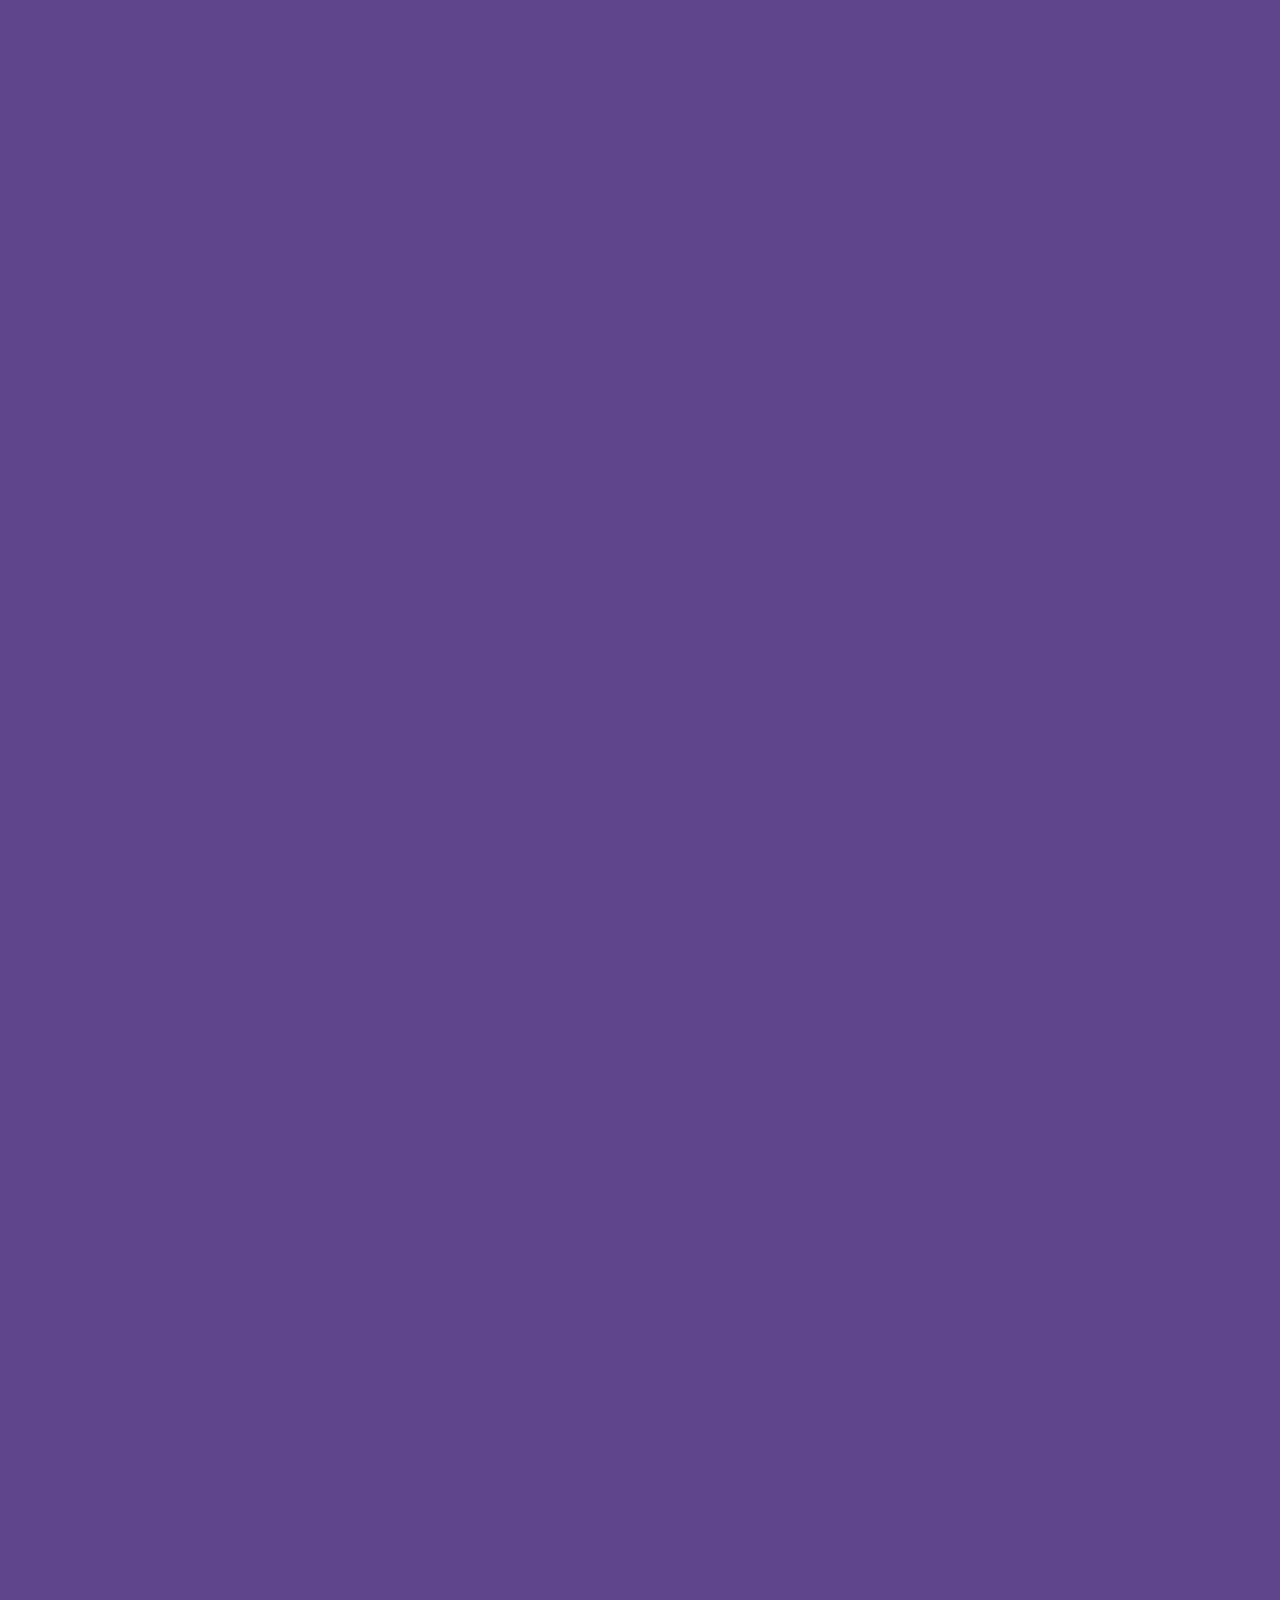
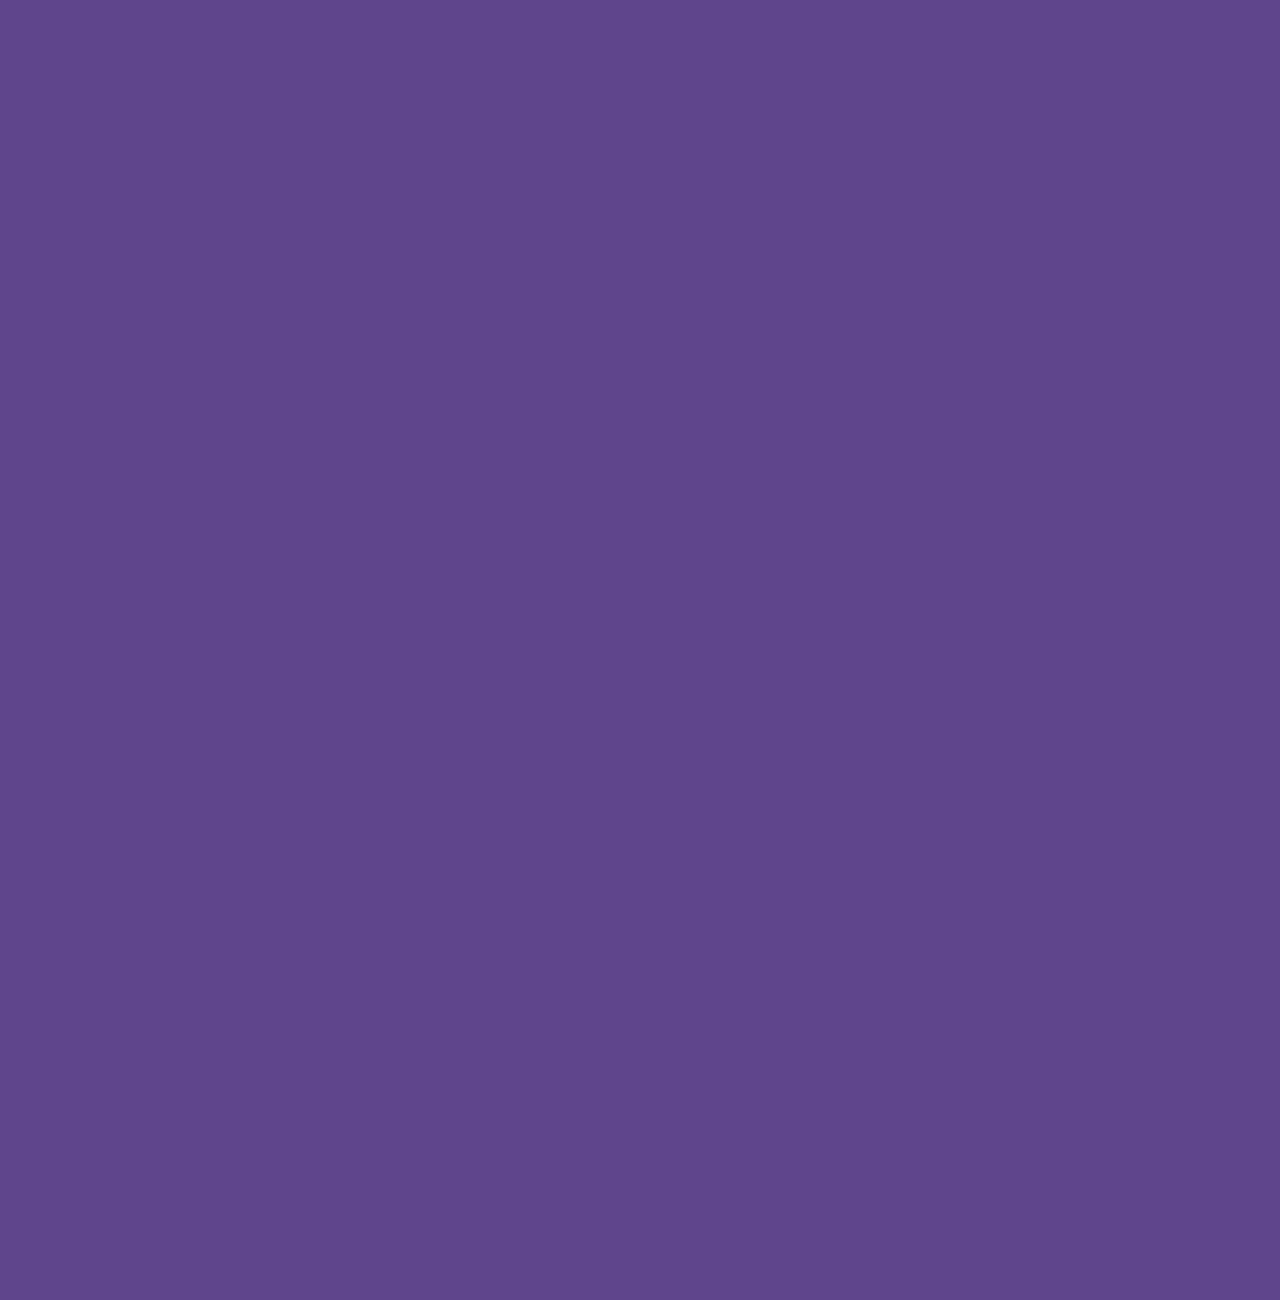
<file: 2/index.html>
<!DOCTYPE html>
<html lang="ru">
<head>
  <meta charset="UTF-8">
  <meta name="description" content="">
  <meta name="viewport" content="width=device-width, initial-scale=1.0">
  <meta http-equiv="X-UA-Compatible" content="ie=edge">
  <title>Mysterious Vacation</title>
  <link rel="stylesheet" href="css/style.min.css">
<link href="css/style.min.css" rel="stylesheet">  <base href="https://htmlacademy-animation.github.io/138767-magic-vacation-1/2/">
</head>
<body class="page">

  <header class="page-header js-header">
    <div class="page-header__wrapper">
      <a href="#" class="page-header__logo" aria-label="Перейти на страницу FJORD.Inc">
        <svg width="100" height="15" viewBox="0 0 100 15" fill="none" xmlns="http://www.w3.org/2000/svg">
          <path d="M0.26 1.4V14H2.276V8.906H7.334V6.44H2.276V3.848H9.872V1.4H0.26ZM12.733 14.36C15.127 14.36 16.243 12.65 16.243 9.5V1.4H14.263V8.96C14.263 11.21 13.723 11.876 12.733 11.876C11.833 11.876 11.473 11.3 11.347 10.58L9.36702 10.94C9.63702 13.046 10.663 14.36 12.733 14.36ZM18.3918 7.7C18.3918 11.372 22.3878 14.36 27.3198 14.36C32.2518 14.36 36.2478 11.372 36.2478 7.7C36.2478 4.028 32.2518 1.04 27.3198 1.04C22.3878 1.04 18.3918 4.028 18.3918 7.7ZM20.6058 7.7C20.6058 5.378 23.6118 3.524 27.3198 3.524C30.9918 3.524 33.9798 5.378 33.9798 7.7C33.9798 10.004 30.9918 11.858 27.3198 11.858C23.6118 11.858 20.6058 10.004 20.6058 7.7ZM40.403 14V8.906H40.799L49.079 14.702V12.38L44.039 8.906H44.201C47.999 8.906 49.277 7.304 49.277 5.162C49.277 3.092 47.999 1.4 44.201 1.4H38.387V14H40.403ZM43.535 3.722C45.785 3.722 47.045 4.136 47.045 5.432C47.045 6.764 45.785 7.034 43.535 7.034H40.403V3.722H43.535ZM51.6936 1.382V14H57.8676C62.7456 14 66.7236 11.534 66.7236 7.7C66.7236 3.848 62.7456 1.382 57.8676 1.382H51.6936ZM53.7096 11.624V3.722H57.5436C61.5396 3.722 64.4916 5.018 64.4916 7.7C64.4916 10.238 61.5396 11.624 57.5436 11.624H53.7096ZM73.1832 14.018H74.9832V5H73.1832V14.018ZM72.9132 1.976C72.9132 2.57 73.3992 3.092 74.0832 3.092C74.7492 3.092 75.2352 2.57 75.2352 1.976C75.2352 1.382 74.7672 0.805999 74.0832 0.805999C73.3812 0.805999 72.9132 1.382 72.9132 1.976ZM76.7867 14H78.5687V9.104C78.7487 8.006 79.5947 6.962 81.0887 6.962C82.1147 6.962 83.2667 7.448 83.2667 9.554V14H85.0487V9.014C85.0487 6.152 83.2307 4.73 81.3587 4.73C79.9187 4.73 79.0727 5.558 78.5687 6.854V5H76.7867V14ZM90.9898 14.27C93.5098 14.27 95.3818 12.506 95.7238 10.328H94.0498C93.7258 11.3 92.6998 12.02 90.9898 12.02C88.8478 12.02 87.7678 10.922 87.7678 9.59C87.7678 8.24 88.8478 6.962 90.9898 6.962C92.7538 6.962 93.7978 7.844 94.0858 8.924H95.7418C95.4358 6.71 93.6178 4.73 90.9898 4.73C88.0918 4.73 86.1298 7.124 86.1298 9.59C86.1298 12.074 88.1278 14.27 90.9898 14.27ZM97.0693 12.938C97.0693 13.658 97.5553 14.144 98.2753 14.144C98.9953 14.144 99.4813 13.658 99.4813 12.938C99.4813 12.2 98.9953 11.714 98.2753 11.714C97.5553 11.714 97.0693 12.2 97.0693 12.938Z" fill="currentColor"></path>
        </svg>
      </a>
      <button class="page-header__toggler js-menu-toggler" type="button" aria-label="Управление мобильным меню"><span>Меню</span></button>
      <nav class="page-header__nav">
        <div class="page-header__menu js-menu" id="menu">
          <ul>
            <li>
              <a class="js-menu-link active" href="#top" data-href="top">главная</a>
            </li>
            <li>
              <a class="js-menu-link" href="#story" data-href="story">история</a>
            </li>
            <li>
              <a class="js-menu-link" href="#prizes" data-href="prizes">призы</a>
            </li>
            <li>
              <a class="js-menu-link" href="#rules" data-href="rules">правила</a>
            </li>
            <li>
              <a class="js-menu-link" href="#game" data-href="game">игра</a>
            </li>
          </ul>
        </div>
        <div class="page-header__social">
          <div class="social-block js-social-block">
            <button class="social-block__toggler" aria-label="Управлять блоком с социальными кнопками">
              <svg width="26" height="22" viewBox="0 0 27 22" fill="none" xmlns="http://www.w3.org/2000/svg">
                <path d="M19.6721 7.43664C21.6273 7.43664 23.213 5.85095 23.213 3.89566C23.213 1.94037 21.6273 0.354675 19.6721 0.354675C17.7168 0.354675 16.1311 1.94037 16.1311 3.89566C16.1311 4.19968 16.1728 4.49178 16.2458 4.77345L7.21751 8.95527C6.57519 8.05214 5.52303 7.46049 4.33078 7.46049C2.37549 7.46049 0.789795 9.04618 0.789795 11.0015C0.789795 12.9568 2.37549 14.5425 4.33078 14.5425C5.52303 14.5425 6.57668 13.9508 7.21751 13.0477L16.2458 17.2295C16.1743 17.5112 16.1311 17.8033 16.1311 18.1073C16.1311 20.0626 17.7168 21.6483 19.6721 21.6483C21.6273 21.6483 23.213 20.0626 23.213 18.1073C23.213 16.152 21.6273 14.5663 19.6721 14.5663C18.4798 14.5663 17.4262 15.158 16.7853 16.0611L7.75701 11.8793C7.82854 11.5976 7.87176 11.3055 7.87176 11.0015C7.87176 10.6974 7.83003 10.4053 7.75701 10.1237L16.7853 5.94186C17.4262 6.84499 18.4783 7.43664 19.6721 7.43664Z" fill="currentColor"></path>
              </svg>
            </button>
            <ul class="social-block__list">
              <li>
                <a class="social-block__link social-block__link--fb" href="#" aria-label="Мы на Facebook">
                  <svg width="8" height="17" viewBox="0 0 8 17" fill="none" xmlns="http://www.w3.org/2000/svg">
                    <path d="M4.24646 16.9899H1.09275L1.05793 8.49828H0V5.30707H1.05793V3.81124C1.05793 1.42084 2.57654 0 5.21735 0H7.41758V3.18585H5.30841C4.28262 3.18585 4.2478 3.48582 4.2478 4.24914V5.30707H7.42964L7.16716 8.49828H4.2478V16.9899H4.24646Z" fill="currentColor"></path>
                  </svg>
                </a>
              </li>
              <li>
                <a class="social-block__link social-block__link--insta" href="#" aria-label="Мы в Instagram">
                  <svg width="15" height="15" viewBox="0 0 15 15" fill="none" xmlns="http://www.w3.org/2000/svg">
                    <path d="M11.0197 0H4.19806C2.14246 0 0.471191 1.66993 0.471191 3.72285V10.5499C0.471191 12.6082 2.14112 14.2727 4.19806 14.2727H11.0197C13.0753 14.2727 14.7466 12.6082 14.7466 10.5499V3.72285C14.7466 1.67127 13.0753 0 11.0197 0ZM11.0197 12.4849H4.19806C3.13076 12.4849 2.26432 11.6158 2.26432 10.5512V3.72419C2.26432 2.65956 3.13076 1.79715 4.19806 1.79715H11.0197C12.087 1.79715 12.9535 2.6609 12.9535 3.72419V10.5512C12.9535 11.6145 12.087 12.4849 11.0197 12.4849Z" fill="currentColor"></path>
                    <path d="M7.60887 3.11084C5.38989 3.11084 3.58203 4.9187 3.58203 7.14036C3.58203 9.35532 5.38989 11.1645 7.60887 11.1645C9.83053 11.1645 11.6357 9.35666 11.6357 7.14036C11.6357 4.9187 9.83053 3.11084 7.60887 3.11084ZM7.60887 9.36871C6.37551 9.36871 5.37784 8.37372 5.37784 7.14036C5.37784 5.90699 6.37551 4.90665 7.60887 4.90665C8.83822 4.90665 9.84259 5.90833 9.84259 7.14036C9.84392 8.37238 8.83822 9.36871 7.60887 9.36871Z" fill="currentColor"></path>
                    <path d="M11.3573 2.35962C10.8256 2.35962 10.3931 2.79752 10.3931 3.32381C10.3931 3.85546 10.8256 4.29336 11.3573 4.29336C11.8862 4.29336 12.3215 3.85546 12.3215 3.32381C12.3215 2.79752 11.8862 2.35962 11.3573 2.35962Z" fill="currentColor"></path>
                  </svg>
                </a>
              </li>
              <li>
                <a class="social-block__link social-block__link--vk" href="#" aria-label="Мы ВКонтакте">
                  <svg width="17" height="10" viewBox="0 0 17 10" fill="none" xmlns="http://www.w3.org/2000/svg">
                    <path d="M14.1234 4.9002C14.1234 4.9002 16.3623 1.72708 16.5866 0.680242C16.6595 0.312285 16.4947 0.103188 16.1069 0.103188C16.1069 0.103188 14.8193 0.103188 14.168 0.103188C13.7235 0.103188 13.5587 0.293278 13.4235 0.579768C13.4235 0.579768 12.3724 2.82553 11.0969 4.24712C10.6861 4.70333 10.4781 4.84318 10.2511 4.84318C10.0646 4.84318 9.98625 4.6911 9.98625 4.27834V0.649016C9.98625 0.147997 9.92545 0.00135496 9.5066 0.00135496H6.39628C6.15578 0.00135496 6.0085 0.134417 6.0085 0.324506C6.0085 0.801084 6.73406 0.908351 6.73406 2.20231V4.87305C6.73406 5.40529 6.70569 5.61575 6.45303 5.61575C5.78016 5.61575 4.19528 3.30618 3.30623 0.678887C3.12923 0.145282 2.93737 0 2.43475 0H0.486409C0.205373 0 0 0.190085 0 0.476576C0 0.991172 0.60666 3.40801 2.99277 6.64358C4.59927 8.8201 6.70569 10 8.60269 10C9.76196 10 10.0416 9.80312 10.0416 9.31432V7.63883C10.0416 7.22607 10.2065 7.04956 10.4429 7.04956C10.7078 7.04956 11.1847 7.13238 12.2805 8.22268C13.5843 9.47862 13.6762 10 14.3896 10H16.5676C16.7919 10 17 9.89273 17 9.52342C17 9.02919 16.3623 8.15343 15.384 7.10659C14.9801 6.56755 14.3302 5.98914 14.1248 5.72301C13.8275 5.40801 13.9154 5.23014 14.1234 4.9002Z" fill="currentColor"></path>
                  </svg>
                </a>
              </li>
            </ul>
          </div>
        </div>
      </nav>
    </div>
  </header>

  <main class="page-content">

    <section class="animation-screen"></section>

    <section class="screen screen--hidden screen--intro js-scrollspy" id="top">
      <div class="screen__wrapper">
        <div class="intro">
          <h1 class="intro__title">Таинственный отпуск</h1>
          <div class="intro__content">
            <div class="intro__info">
              <p class="intro__label">Даты проведения конкурса:</p>
              <p class="intro__date">01 — 31.05 / 2020</p>
            </div>
            <div class="intro__message">
              <p>
                Отгадай первым место назначения и&nbsp;отправься в&nbsp;путешествие в&nbsp;любое время или получи один из многочисленных призов
                <svg width="16" height="16" viewBox="0 0 10 10" fill="none" xmlns="http://www.w3.org/2000/svg">
                  <path d="M0 6.35337L3.90271 4.99012L0 3.64663L1.34615 1.32374L4.44287 4.01073L3.67364 0H6.34615L5.57692 4.01073L8.65385 1.32374L10 3.64663L6.13405 4.99012L10 6.35337L8.65385 8.65651L5.57692 5.98927L6.34615 10H3.67364L4.44287 5.96952L1.34615 8.65651L0 6.35337Z" fill="currentColor"></path>
                </svg>
              </p>
            </div>
          </div>
        </div>
      </div>
      <div class="screen__footer js-footer">
        <button class="screen__footer-enlarge js-footer-toggler" type="button" aria-label="Показать сообщение">
          <svg width="10" height="10" viewBox="0 0 10 10" fill="none" xmlns="http://www.w3.org/2000/svg">
            <path d="M0 6.35337L3.90271 4.99012L0 3.64663L1.34615 1.32374L4.44287 4.01073L3.67364 0H6.34615L5.57692 4.01073L8.65385 1.32374L10 3.64663L6.13405 4.99012L10 6.35337L8.65385 8.65651L5.57692 5.98927L6.34615 10H3.67364L4.44287 5.96952L1.34615 8.65651L0 6.35337Z" fill="currentColor"></path>
          </svg>
        </button>
        <button class="screen__footer-collapse js-footer-toggler" type="button" aria-label="Скрыть сообщение">
          <svg width="13" height="13" viewBox="0 0 13 13" fill="none" xmlns="http://www.w3.org/2000/svg">
            <line x1="12.3536" y1="0.353553" x2="0.738349" y2="11.9688" stroke="currentColor"></line>
            <line x1="0.738319" y1="0.539925" x2="12.3535" y2="12.1551" stroke="currentColor"></line>
          </svg>
        </button>
        <div class="screen__footer-wrapper">
          <div class="screen__footer-announce">
            <p class="screen__footer-label">Даты проведения конкурса:</p>
            <p class="screen__footer-date">01 — 31.05 / 2020</p>
          </div>
          <div class="screen__footer-note">
            <p>
              <svg width="10" height="10" viewBox="0 0 10 10" fill="none" xmlns="http://www.w3.org/2000/svg">
                <path d="M0 6.35337L3.90271 4.99012L0 3.64663L1.34615 1.32374L4.44287 4.01073L3.67364 0H6.34615L5.57692 4.01073L8.65385 1.32374L10 3.64663L6.13405 4.99012L10 6.35337L8.65385 8.65651L5.57692 5.98927L6.34615 10H3.67364L4.44287 5.96952L1.34615 8.65651L0 6.35337Z" fill="currentColor"></path>
              </svg>
              <span>Победители могут выбрать любые 14 дней подряд в&nbsp;течение двух лет с&nbsp;даты окончания конкурса. Победители могут воспользоваться путевкой сами или подарить другому лицу.</span>
            </p>
          </div>
        </div>
      </div>
    </section>

    <section class="screen screen--hidden screen--story js-scrollspy" id="story">

      <div class="slider swiper-container js-slider">

        <div class="swiper-wrapper">

          <div class="slider__item swiper-slide">
            <h2 class="slider__item-title">История</h2>
            <p class="slider__item-text">Джеймс Таргет был основателем компании &laquo;Fjord Inc.&raquo;. С&nbsp;1965 года &laquo;Fjord Inc.&raquo; прославилась надёжными и&nbsp;удобными чемоданами и&nbsp;аксессуарами для туристов.</p>
          </div>

          <div class="slider__item swiper-slide">
            <p class="slider__item-text">Когда Джеймсу было 7&nbsp;лет, в&nbsp;их&nbsp;доме гостил дядюшка и&nbsp;развлекал детей рассказами о&nbsp;своей поездке в&nbsp;место, показавшееся малышу Таргету невероятным. Тогда Джеймс решил, что однажды посетит его, но&nbsp;не&nbsp;будет рассказывать о&nbsp;мечте, пока не&nbsp;осуществит.</p>
          </div>

          <div class="slider__item swiper-slide">
            <p class="slider__item-text">Джеймс Таргет стал увлеченным путешественником. Он&nbsp;посетил 5&nbsp;континентов, 126&nbsp;стран.</p>
          </div>

          <div class="slider__item swiper-slide">
            <p class="slider__item-text">Он&nbsp;сплавлялся по&nbsp;Амазонке и&nbsp;погружался в&nbsp;пещеры Франции, медитировал в&nbsp;горах Тибета и&nbsp;пожимал руку вождя племени Акугауа.</p>
          </div>

          <div class="slider__item swiper-slide">
            <p class="slider__item-text">Из&nbsp;своих поездок Джеймс Таргет привозил идеи, как сделать свои чемоданы &laquo;Fjord Inc.&raquo; удобными и&nbsp;приспособленными к&nbsp;разным дорожным условиям.</p>
          </div>

          <div class="slider__item swiper-slide">
            <p class="slider__item-text">Всё это время Джеймс не&nbsp;оставлял идею поездки своей мечты. Однако, как только он&nbsp;брался за&nbsp;планирование, возникали препятствия, не&nbsp;позволяющие отправиться туда.</p>
          </div>

          <div class="slider__item swiper-slide">
            <p class="slider__item-text">В&nbsp;возрасте 67&nbsp;лет Джеймс Таргет попал под лавину и&nbsp;погиб. В&nbsp;своём завещании он&nbsp;поручил отправить в&nbsp;заветное путешествие трёх смельчаков, единых с&nbsp;ним духом.</p>
          </div>

          <div class="slider__item swiper-slide">
            <p class="slider__item-text">Тех, кто сможет узнать таинственное место, задавая вопросы специально обученному ИИ&nbsp;&laquo;Соне&raquo;, ждет фантастическое путешествие.</p>
          </div>
        </div>
        <div class="slider__controls">
          <button class="slider__control slider__control--prev js-control-prev" type="button" aria-label="Показать предыдущую историю">
            <svg width="12" height="22" viewBox="0 0 12 22" fill="none" xmlns="http://www.w3.org/2000/svg">
              <path d="M11 1L1 11L11 21" stroke="currentColor" stroke-width="2" stroke-linejoin="round"></path>
            </svg>
          </button>
          <button class="slider__control slider__control--next js-control-next" type="button" aria-label="Показать следующую историю">
            <svg width="12" height="22" viewBox="0 0 12 22" fill="none" xmlns="http://www.w3.org/2000/svg">
              <path d="M1 1L11 11L1 21" stroke="currentColor" stroke-width="2" stroke-linejoin="round"></path>
            </svg>
          </button>
        </div>
        <div class="slider__pagination swiper-pagination"></div>
      </div>
    </section>

    <section class="screen screen--hidden screen--prizes js-scrollspy" id="prizes">
      <div class="screen__wrapper">
        <div class="prizes">
          <h2 class="prizes__title">ПРизы</h2>
          <div class="prizes__lead">
            <p>Найди ответ и&nbsp;получи один из&nbsp;призов:</p>
          </div>
          <ul class="prizes__list">
            <li class="prizes__item prizes__item--journeys">
              <div class="prizes__icon">
                <picture>
                  <source srcset="img/prize1-mob.svg" media="(orientation: portrait)">
                  <img src="img/prize1.svg" alt="">
                </picture>
              </div>
              <p class="prizes__desc">
                <b>3</b>
                <span>загадочных путешествия</span>
              </p>
            </li>
            <li class="prizes__item prizes__item--cases">
              <div class="prizes__icon">
                <picture>
                  <source srcset="img/prize2-mob.svg" media="(orientation: portrait)">
                  <img src="img/prize2.svg" alt="">
                </picture>
              </div>
              <p class="prizes__desc">
                <b>7</b>
                <span>надежных чемоданов</span>
              </p>
            </li>
            <li class="prizes__item prizes__item--codes">
              <div class="prizes__icon">
                <picture>
                  <source srcset="img/prize3-mob.svg" media="(orientation: portrait)">
                  <img src="img/prize3.svg" alt="">
                </picture>
              </div>
              <p class="prizes__desc">
                <b>900</b>
                <span>
                  промокодов на&nbsp;скидку 15%
                  <svg width="10" height="10" viewBox="0 0 10 10" fill="none" xmlns="http://www.w3.org/2000/svg">
                    <path d="M0 6.35337L3.90271 4.99012L0 3.64663L1.34615 1.32374L4.44287 4.01073L3.67364 0H6.34615L5.57692 4.01073L8.65385 1.32374L10 3.64663L6.13405 4.99012L10 6.35337L8.65385 8.65651L5.57692 5.98927L6.34615 10H3.67364L4.44287 5.96952L1.34615 8.65651L0 6.35337Z" fill="currentColor"></path>
                  </svg>
                </span>
              </p>
            </li>
          </ul>
        </div>
      </div>
      <div class="screen__footer js-footer">
        <button class="screen__footer-enlarge js-footer-toggler" type="button" aria-label="Показать сообщение">
          <svg width="10" height="10" viewBox="0 0 10 10" fill="none" xmlns="http://www.w3.org/2000/svg">
            <path d="M0 6.35337L3.90271 4.99012L0 3.64663L1.34615 1.32374L4.44287 4.01073L3.67364 0H6.34615L5.57692 4.01073L8.65385 1.32374L10 3.64663L6.13405 4.99012L10 6.35337L8.65385 8.65651L5.57692 5.98927L6.34615 10H3.67364L4.44287 5.96952L1.34615 8.65651L0 6.35337Z" fill="currentColor"></path>
          </svg>
        </button>
        <button class="screen__footer-collapse js-footer-toggler" type="button" aria-label="Скрыть сообщение">
          <svg width="13" height="13" viewBox="0 0 13 13" fill="none" xmlns="http://www.w3.org/2000/svg">
            <line x1="12.3536" y1="0.353553" x2="0.738349" y2="11.9688" stroke="currentColor"></line>
            <line x1="0.738319" y1="0.539925" x2="12.3535" y2="12.1551" stroke="currentColor"></line>
          </svg>
        </button>
        <div class="screen__footer-wrapper">
          <div class="screen__footer-announce">
            <p class="screen__footer-label">Даты проведения конкурса:</p>
            <p class="screen__footer-date">01 — 31.05 / 2020</p>
          </div>
          <div class="screen__footer-note">
            <p>
              <svg width="10" height="10" viewBox="0 0 10 10" fill="none" xmlns="http://www.w3.org/2000/svg">
                <path d="M0 6.35337L3.90271 4.99012L0 3.64663L1.34615 1.32374L4.44287 4.01073L3.67364 0H6.34615L5.57692 4.01073L8.65385 1.32374L10 3.64663L6.13405 4.99012L10 6.35337L8.65385 8.65651L5.57692 5.98927L6.34615 10H3.67364L4.44287 5.96952L1.34615 8.65651L0 6.35337Z" fill="currentColor"></path>
              </svg>
              <span>Скидка&nbsp;15% на&nbsp;единоразовое приобретение путёвки с&nbsp;1&nbsp;июня 2020 по&nbsp;31&nbsp;мая 2022&nbsp;года. Суммируется с&nbsp;другими акциями</span>
            </p>
          </div>
        </div>
      </div>
    </section>

    <section class="screen screen--hidden screen--rules js-scrollspy" id="rules">
      <div class="screen__wrapper">
        <div class="rules">
          <h2 class="rules__title">Правила</h2>
          <div class="rules__lead">
            <p>Для того чтобы получить наследство Джеймса Таргета, тебе нужно выведать у&nbsp;&laquo;Сони&raquo;, куда предстоит отправиться тебе в&nbsp;случае победы</p>
          </div>
          <ol class="rules__list">
            <li class="rules__item">
              <p>Тебе отводится <br>5&nbsp;минут</p>
            </li>
            <li class="rules__item">
              <p>Задавай любые вопросы в&nbsp;текстовом поле</p>
            </li>
            <li class="rules__item">
              <p>Нажимай кнопку &laquo;Узнать&raquo;, чтобы получить ответ</p>
            </li>
            <li class="rules__item">
              <p>&laquo;Соня&raquo; может отвечать только&nbsp;Да или Нет</p>
            </li>
          </ol>
          <a href="#game" class="rules__link btn">Погнали!</a>
        </div>
      </div>
      <div class="screen__disclaimer">
        <div class="disclaimer">
          <ul>
            <li>
              <a href="#">Правовая информация</a>
            </li>
            <li>
              <a href="#">Подробные правила</a>
            </li>
          </ul>
        </div>
      </div>
    </section>

    <section class="screen screen--hidden screen--game js-scrollspy" id="game">
      <div class="screen__wrapper">
        <div class="game">
          <div class="game__header">
            <h2 class="game__title">Игра</h2>
            <div class="game__counter">
              <span>05</span>:<span>00</span>
            </div>
          </div>
          <div class="game__body">
            <div class="chat">
              <div class="chat__body js-chat">
                <ul class="chat__list" id="messages"></ul>
              </div>
              <div class="chat__footer">
                <form action="#" method="post" class="form" id="message-form">
                  <label for="message-field" class="visually-hidden">Поле для ввода вопроса</label>
                  <input type="text" class="form__field" id="message-field" placeholder="Задай вопрос">
                  <button class="form__button btn">
                    Узнать
                    <svg width="18" height="19" viewBox="0 0 18 19" fill="none" xmlns="http://www.w3.org/2000/svg">
                      <path stroke="currentColor" stroke-width="2" d="M9 19V1"></path>
                      <path d="M1 9l8-8 8 8" stroke="currentColor" stroke-width="2" stroke-linejoin="round"></path>
                    </svg>
                  </button>
                </form>
              </div>
            </div>
          </div>
          <!-- временные кнопки для показа результата -->
          <div class="game__buttons">
            <button class="game__button btn js-show-result" type="button" data-target="result">Положительный результат</button>
            <button class="game__button btn js-show-result" type="button" data-target="result2">Положительный результат - 2</button>
            <button class="game__button btn js-show-result" type="button" data-target="result3">Отрицательный результат</button>
          </div>
        </div>
      </div>
    </section>

    <section class="screen screen--hidden screen--result" id="result">
      <div class="screen__wrapper">
        <div class="result result--trip">
          <div class="result__image">
            <picture>
              <source srcset="img/result1-mob.png 1x, img/result1-mob@2x.png 2x" media="(max-width: 768px) and (orientation: portrait)">
              <img src="img/result1.png" srcset="img/result1@2x.png 2x" alt="">
            </picture>
          </div>
          <h2 class="result__title">
            <span class="visually-hidden">ПОбеда!</span>
            <svg xmlns="http://www.w3.org/2000/svg" viewBox="0 0 568.85 109.24">
              <path d="M16,24.44V92H2.6V8H75V92H61.52V24.44H16Z" transform="translate(-2.1 -1.5)" fill="none" stroke="currentColor"></path>
              <path d="M148.76,5.6c32.88,0,59.52,19.92,59.52,44.4s-26.64,44.4-59.52,44.4S89.24,74.48,89.24,50,115.88,5.6,148.76,5.6Zm0,72.12c24.48,0,44.4-12.36,44.4-27.72s-19.92-27.84-44.4-27.84C124,22.16,104,34.52,104,50S124,77.72,148.76,77.72Z" transform="translate(-2.1 -1.5)" fill="none" stroke="currentColor"></path>
              <path d="M287.36,8V24.44H236v14.4h25.32c25.44,0,34,11.16,34,26.52,0,15.6-8.52,26.64-34,26.64H222.56V8h64.8ZM256.88,76.52c15.12,0,23.52-2,23.52-11.52S272,54.44,256.88,54.44H236V76.52h20.88Z" transform="translate(-2.1 -1.5)" fill="none" stroke="currentColor"></path>
              <path d="M371.47,8V24.44H320.84V41.6h33.6V58h-33.6V75.56h50.64V92H307.4V8h64.08Z" transform="translate(-2.1 -1.5)" fill="none" stroke="currentColor"></path>
              <path d="M382.39,110.24V75.56h7.44c4.56-4.68,7.8-18.36,8.76-56L399,8h48.6V75.56h10v34.68H442.87V92H397v18.24H382.39Zm51.72-34.68V24.44H411.55v3.12c-0.48,22.44-3.24,37.68-7.2,48h29.76Z" transform="translate(-2.1 -1.5)" fill="none" stroke="currentColor"></path>
              <path d="M463.75,92l28-84h27.12l28.08,84H533.47l-7.8-23.52h-37.8L480.07,92H463.75Zm56.64-40L507,11.84,493.51,52h26.88Z" transform="translate(-2.1 -1.5)" fill="none" stroke="currentColor"></path>
              <path d="M554.12,70.4L555.55,2H569l1.44,68.4H554.12Zm8.28,6.36c4.8,0,8,3.24,8,8.16a8,8,0,1,1-16.08,0C554.35,80,557.59,76.76,562.39,76.76Z" transform="translate(-2.1 -1.5)" fill="none" stroke="currentColor"></path>
            </svg>
          </h2>
          <div class="result__text">
            <p>ты&nbsp;отправляешься в&nbsp;Арктику!</p>
          </div>
          <div class="result__form">
            <form action="#" method="post" class="form form--result">
              <label for="email-field" class="form__label">зарегистрируй результат</label>
              <input type="email" class="form__field" id="email-field" placeholder="e-mail для регистации результата и получения приза" required="">
              <button class="form__button btn">
                отправить
                <svg width="18" height="19" viewBox="0 0 18 19" fill="none" xmlns="http://www.w3.org/2000/svg">
                  <path stroke="currentColor" stroke-width="2" d="M9 19V1"></path>
                  <path d="M1 9l8-8 8 8" stroke="currentColor" stroke-width="2" stroke-linejoin="round"></path>
                </svg>
              </button>
            </form>
          </div>
        </div>
      </div>
    </section>

    <section class="screen screen--hidden screen--result" id="result2">
      <div class="screen__wrapper">
        <div class="result result--prize">
          <div class="result__image">
            <picture>
              <source srcset="img/result2-mob.png 1x, img/result2-mob@2x.png 2x" media="(max-width: 768px) and (orientation: portrait)">
              <img src="img/result2.png" srcset="img/result2@2x.png 2x" alt="">
            </picture>
          </div>
          <h2 class="result__title">
            <span class="visually-hidden">ПОбеда!</span>
            <svg xmlns="http://www.w3.org/2000/svg" viewBox="0 0 568.85 109.24">
              <path d="M16,24.44V92H2.6V8H75V92H61.52V24.44H16Z" transform="translate(-2.1 -1.5)" fill="none" stroke="currentColor"></path>
              <path d="M148.76,5.6c32.88,0,59.52,19.92,59.52,44.4s-26.64,44.4-59.52,44.4S89.24,74.48,89.24,50,115.88,5.6,148.76,5.6Zm0,72.12c24.48,0,44.4-12.36,44.4-27.72s-19.92-27.84-44.4-27.84C124,22.16,104,34.52,104,50S124,77.72,148.76,77.72Z" transform="translate(-2.1 -1.5)" fill="none" stroke="currentColor"></path>
              <path d="M287.36,8V24.44H236v14.4h25.32c25.44,0,34,11.16,34,26.52,0,15.6-8.52,26.64-34,26.64H222.56V8h64.8ZM256.88,76.52c15.12,0,23.52-2,23.52-11.52S272,54.44,256.88,54.44H236V76.52h20.88Z" transform="translate(-2.1 -1.5)" fill="none" stroke="currentColor"></path>
              <path d="M371.47,8V24.44H320.84V41.6h33.6V58h-33.6V75.56h50.64V92H307.4V8h64.08Z" transform="translate(-2.1 -1.5)" fill="none" stroke="currentColor"></path>
              <path d="M382.39,110.24V75.56h7.44c4.56-4.68,7.8-18.36,8.76-56L399,8h48.6V75.56h10v34.68H442.87V92H397v18.24H382.39Zm51.72-34.68V24.44H411.55v3.12c-0.48,22.44-3.24,37.68-7.2,48h29.76Z" transform="translate(-2.1 -1.5)" fill="none" stroke="currentColor"></path>
              <path d="M463.75,92l28-84h27.12l28.08,84H533.47l-7.8-23.52h-37.8L480.07,92H463.75Zm56.64-40L507,11.84,493.51,52h26.88Z" transform="translate(-2.1 -1.5)" fill="none" stroke="currentColor"></path>
              <path d="M554.12,70.4L555.55,2H569l1.44,68.4H554.12Zm8.28,6.36c4.8,0,8,3.24,8,8.16a8,8,0,1,1-16.08,0C554.35,80,557.59,76.76,562.39,76.76Z" transform="translate(-2.1 -1.5)" fill="none" stroke="currentColor"></path>
            </svg>
          </h2>
          <div class="result__text">
            <p>чемодан &laquo;Fjord&nbsp;Inc.&raquo;&nbsp;твой</p>
          </div>
          <div class="result__form">
            <form action="#" method="post" class="form form--result">
              <label for="email-field2" class="form__label">зарегистрируй результат</label>
              <input type="email" class="form__field" id="email-field2" placeholder="e-mail для регистации результата и получения приза" required="">
              <button class="form__button btn">
                отправить
                <svg width="18" height="19" viewBox="0 0 18 19" fill="none" xmlns="http://www.w3.org/2000/svg">
                  <path stroke="currentColor" stroke-width="2" d="M9 19V1"></path>
                  <path d="M1 9l8-8 8 8" stroke="currentColor" stroke-width="2" stroke-linejoin="round"></path>
                </svg>
              </button>
            </form>
          </div>
        </div>
      </div>
    </section>

    <section class="screen screen--hidden screen--result" id="result3">
      <div class="screen__wrapper">
        <div class="result result--negative">
          <div class="result__image">
            <picture>
              <source srcset="img/result3-mob.png 1x, img/result3-mob@2x.png 2x" media="(max-width: 768px) and (orientation: portrait)">
              <img src="img/result3.png" srcset="img/result3@2x.png 2x" alt="">
            </picture>
          </div>
          <h2 class="result__title">
            <span class="visually-hidden">Не угадал!</span>
            <svg xmlns="http://www.w3.org/2000/svg" viewBox="0 0 660.77 109.24">
              <path d="M2.66,92V8H16.1V42.2H53.3V8H66.74V92H53.3V58.64H16.1V92H2.66Z" transform="translate(-2.16 -1.5)" fill="none" stroke="currentColor"></path>
              <path d="M147.62,8V24.44H97V41.6h33.6V58H97V75.56h50.64V92H83.54V8h64.08Z" transform="translate(-2.16 -1.5)" fill="none" stroke="currentColor"></path>
              <path d="M199.22,8l20.52,42.36L235.34,8h16.44l-31,84H204.38l9.48-25.92L185.78,8h13.44Z" transform="translate(-2.16 -1.5)" fill="none" stroke="currentColor"></path>
              <path d="M273.74,24.44V92H260.3V8h50.16V24.44H273.74Z" transform="translate(-2.16 -1.5)" fill="none" stroke="currentColor"></path>
              <path d="M307.1,92l28-84h27.12l28.08,84H376.82L369,68.48h-37.8L323.42,92H307.1Zm56.64-40L350.3,11.84,336.86,52h26.88Z" transform="translate(-2.16 -1.5)" fill="none" stroke="currentColor"></path>
              <path d="M396.38,110.24V75.56h7.44c4.56-4.68,7.8-18.36,8.76-56L412.94,8h48.6V75.56h10v34.68H456.86V92H411v18.24H396.38ZM448.1,75.56V24.44H425.54v3.12c-0.48,22.44-3.24,37.68-7.2,48H448.1Z" transform="translate(-2.16 -1.5)" fill="none" stroke="currentColor"></path>
              <path d="M477.74,92l28-84h27.12L560.9,92H547.46l-7.8-23.52h-37.8L494.06,92H477.74Zm56.64-40-13.44-40.2L507.5,52h26.88Z" transform="translate(-2.16 -1.5)" fill="none" stroke="currentColor"></path>
              <path d="M568.7,76.88a13.77,13.77,0,0,0,5,1c6.6,0,10.44-6.24,12-58.32L586.22,8h46.2V92H619V24.44H598.82l-0.12,3.12C597.14,81,589,94.4,573.74,94.4a28.55,28.55,0,0,1-6.72-.84Z" transform="translate(-2.16 -1.5)" fill="none" stroke="currentColor"></path>
              <path d="M646.1,70.4L647.54,2H661l1.44,68.4H646.1Zm8.28,6.36c4.8,0,8,3.24,8,8.16a8,8,0,0,1-16.08,0C646.34,80,649.58,76.76,654.38,76.76Z" transform="translate(-2.16 -1.5)" fill="none" stroke="currentColor"></path>
            </svg>
          </h2>
          <button class="result__button js-play" type="button">
            не сдавайся!
            <span>
              <svg width="27" height="22" viewBox="0 0 27 22" fill="none" xmlns="http://www.w3.org/2000/svg">
                <path d="M10.6899 1.47998C5.42992 1.47998 1.16992 5.73998 1.16992 11C1.16992 16.26 5.42992 20.52 10.6899 20.52C15.9499 20.52 20.2099 16.26 20.2099 11V7.13998" stroke="currentColor" stroke-width="2" stroke-miterlimit="10"></path>
                <path d="M15.1099 12.5099L20.1499 7.13989L25.3099 12.6299" stroke="currentColor" stroke-width="2" stroke-miterlimit="10" stroke-linejoin="round"></path>
              </svg>
            </span>
          </button>
        </div>
      </div>
    </section>

  </main>

<script src="js/script.js"></script></body>
</html>
</file>
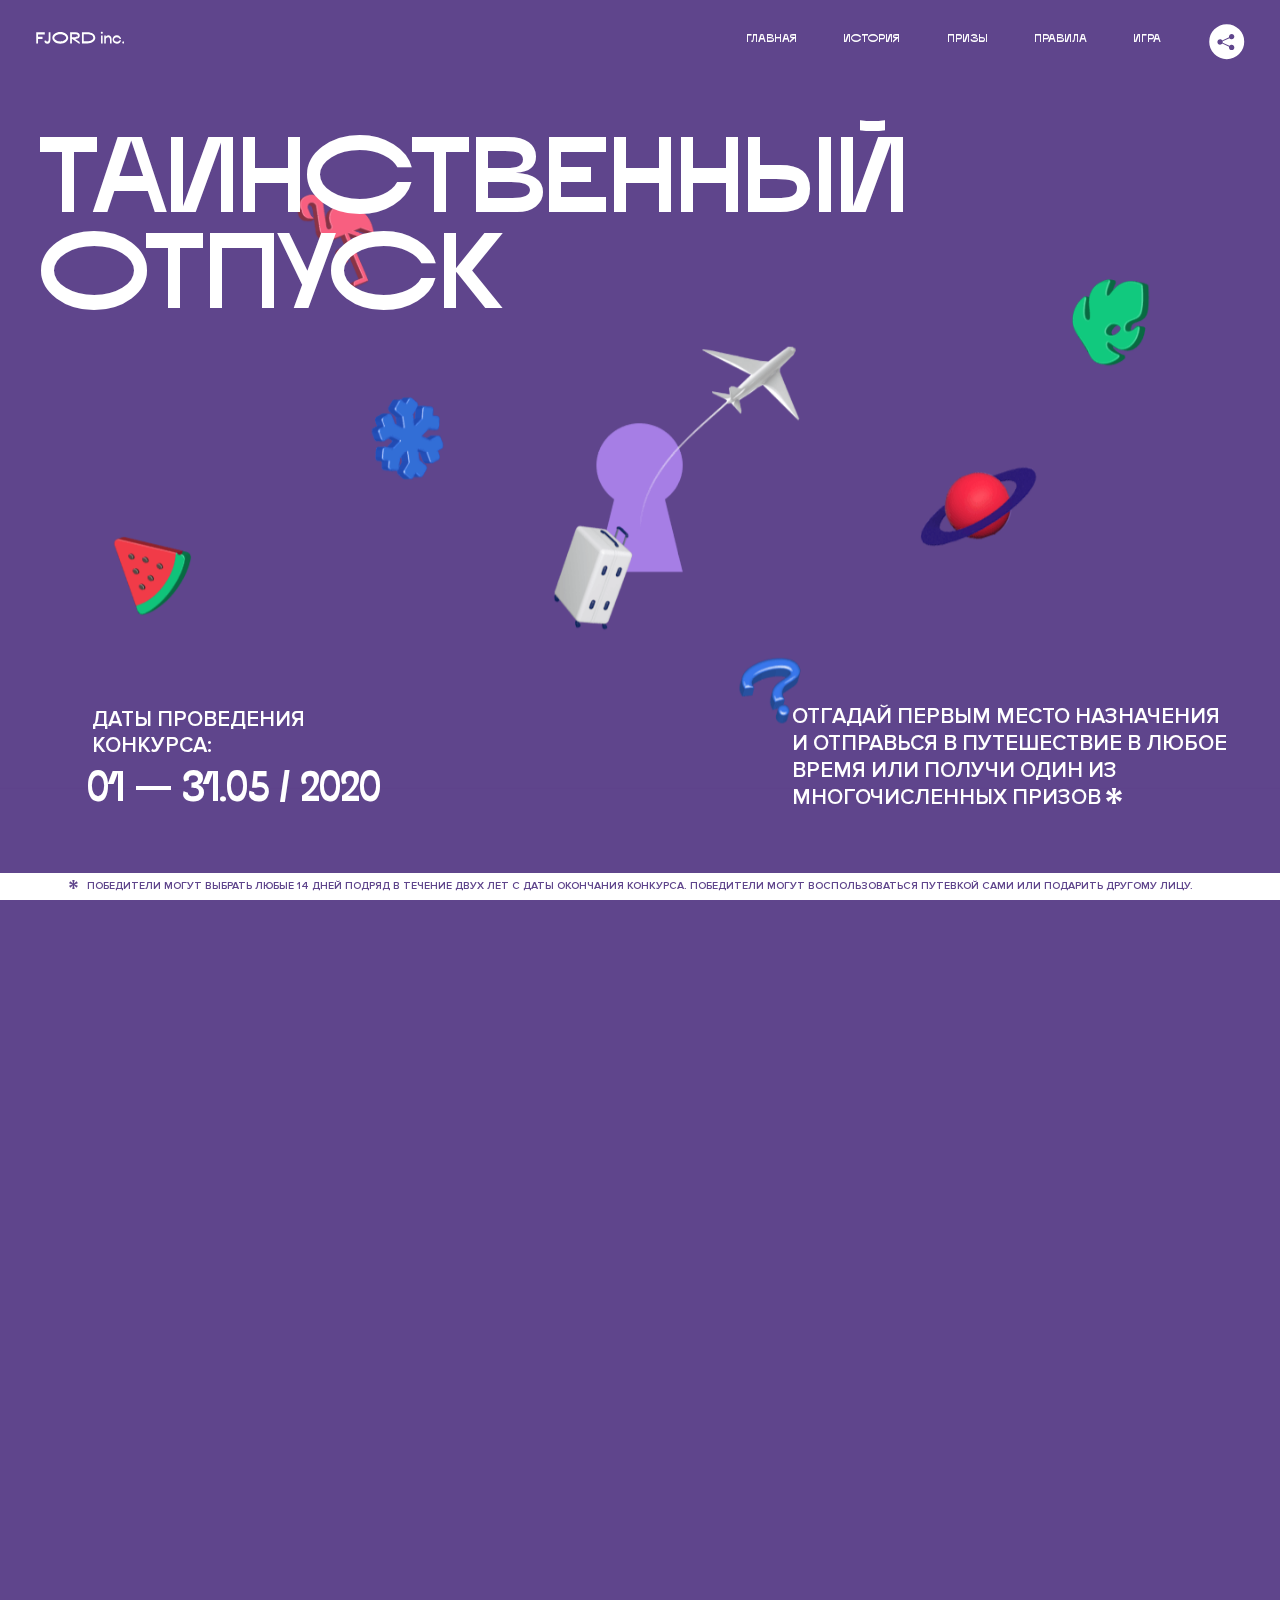
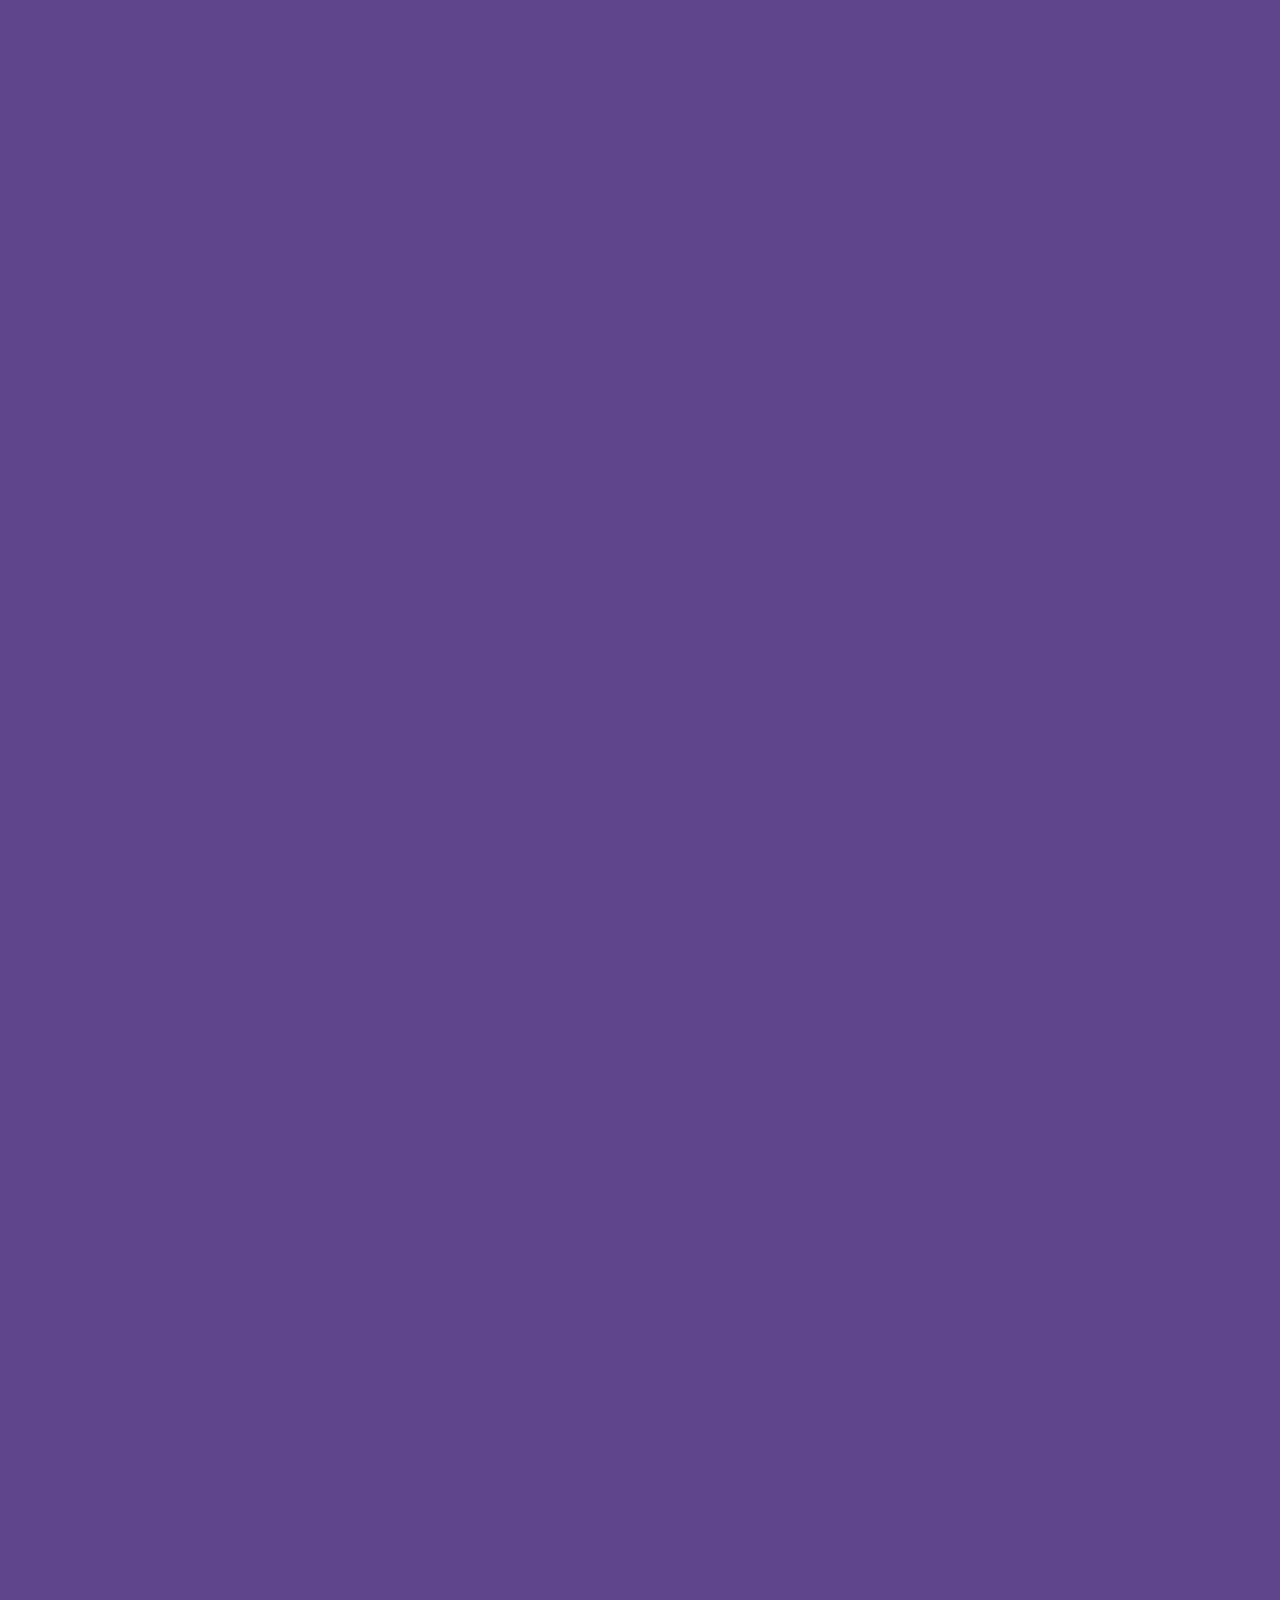
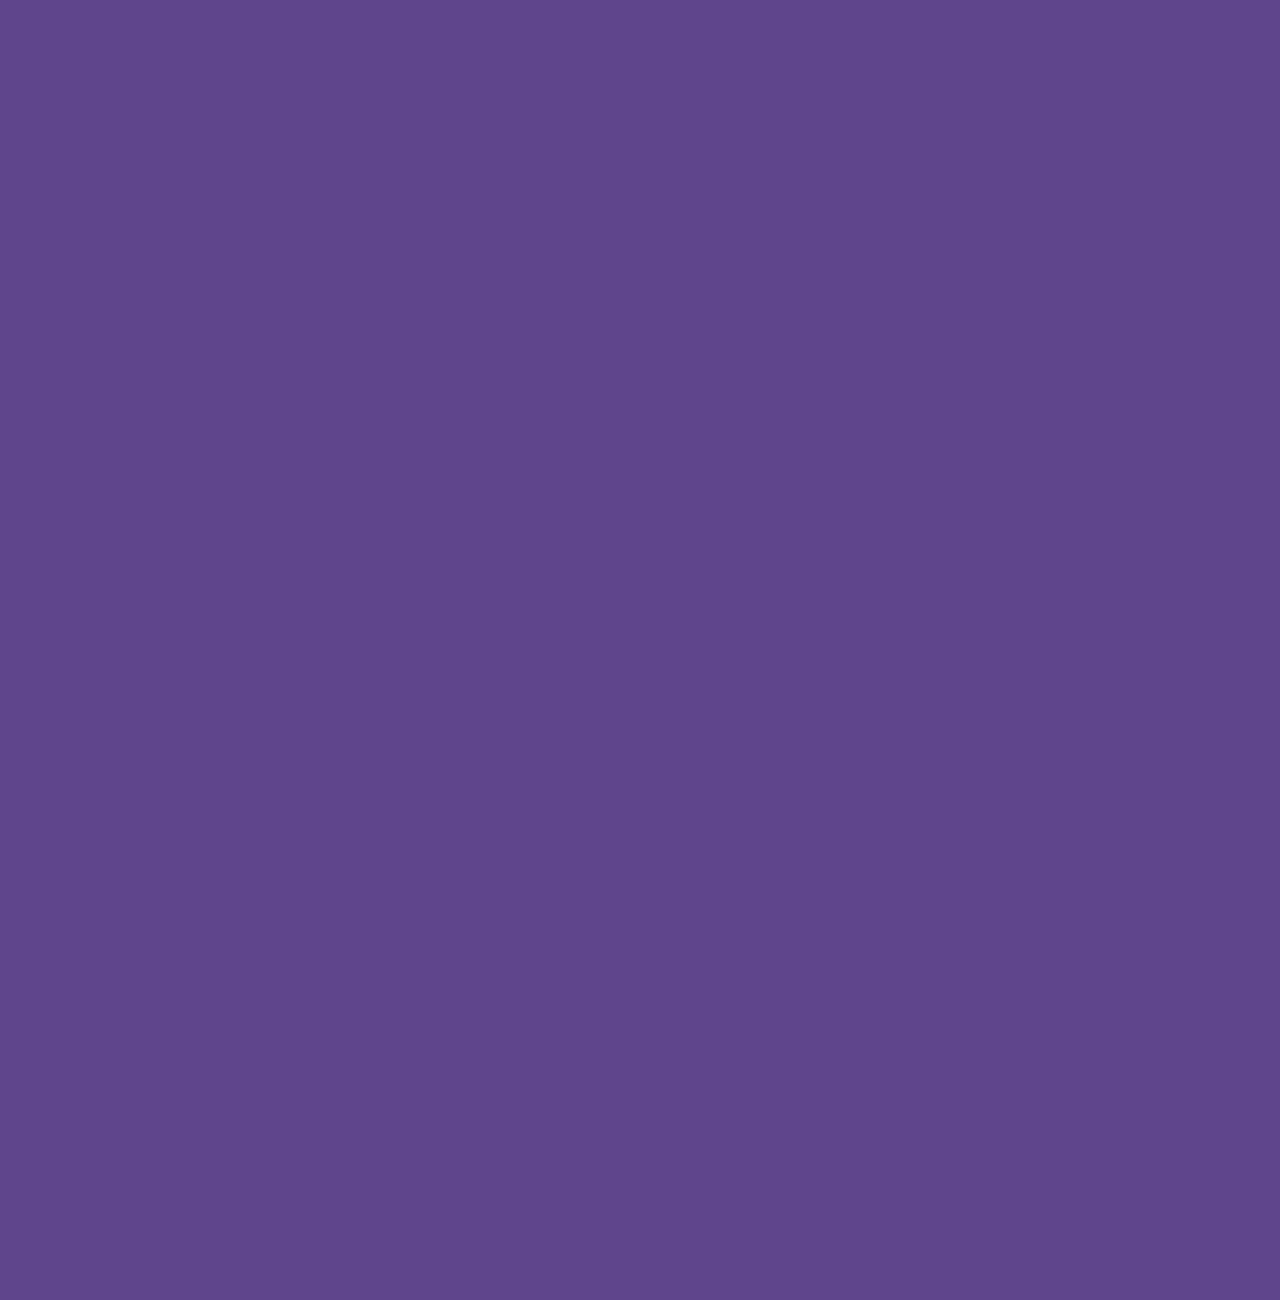
<file: 3/index.html>
<!DOCTYPE html>
<html lang="ru">
<head>
  <meta charset="UTF-8">
  <meta name="description" content="">
  <meta name="viewport" content="width=device-width, initial-scale=1.0">
  <meta http-equiv="X-UA-Compatible" content="ie=edge">
  <title>Mysterious Vacation</title>
  <link rel="stylesheet" href="css/style.min.css">
<link href="css/style.min.css" rel="stylesheet">  <base href="https://htmlacademy-animation.github.io/138767-magic-vacation-1/3/">
</head>
<body class="page">

  <header class="page-header js-header">
    <div class="page-header__wrapper">
      <a href="#" class="page-header__logo" aria-label="Перейти на страницу FJORD.Inc">
        <svg width="100" height="15" viewBox="0 0 100 15" fill="none" xmlns="http://www.w3.org/2000/svg">
          <path d="M0.26 1.4V14H2.276V8.906H7.334V6.44H2.276V3.848H9.872V1.4H0.26ZM12.733 14.36C15.127 14.36 16.243 12.65 16.243 9.5V1.4H14.263V8.96C14.263 11.21 13.723 11.876 12.733 11.876C11.833 11.876 11.473 11.3 11.347 10.58L9.36702 10.94C9.63702 13.046 10.663 14.36 12.733 14.36ZM18.3918 7.7C18.3918 11.372 22.3878 14.36 27.3198 14.36C32.2518 14.36 36.2478 11.372 36.2478 7.7C36.2478 4.028 32.2518 1.04 27.3198 1.04C22.3878 1.04 18.3918 4.028 18.3918 7.7ZM20.6058 7.7C20.6058 5.378 23.6118 3.524 27.3198 3.524C30.9918 3.524 33.9798 5.378 33.9798 7.7C33.9798 10.004 30.9918 11.858 27.3198 11.858C23.6118 11.858 20.6058 10.004 20.6058 7.7ZM40.403 14V8.906H40.799L49.079 14.702V12.38L44.039 8.906H44.201C47.999 8.906 49.277 7.304 49.277 5.162C49.277 3.092 47.999 1.4 44.201 1.4H38.387V14H40.403ZM43.535 3.722C45.785 3.722 47.045 4.136 47.045 5.432C47.045 6.764 45.785 7.034 43.535 7.034H40.403V3.722H43.535ZM51.6936 1.382V14H57.8676C62.7456 14 66.7236 11.534 66.7236 7.7C66.7236 3.848 62.7456 1.382 57.8676 1.382H51.6936ZM53.7096 11.624V3.722H57.5436C61.5396 3.722 64.4916 5.018 64.4916 7.7C64.4916 10.238 61.5396 11.624 57.5436 11.624H53.7096ZM73.1832 14.018H74.9832V5H73.1832V14.018ZM72.9132 1.976C72.9132 2.57 73.3992 3.092 74.0832 3.092C74.7492 3.092 75.2352 2.57 75.2352 1.976C75.2352 1.382 74.7672 0.805999 74.0832 0.805999C73.3812 0.805999 72.9132 1.382 72.9132 1.976ZM76.7867 14H78.5687V9.104C78.7487 8.006 79.5947 6.962 81.0887 6.962C82.1147 6.962 83.2667 7.448 83.2667 9.554V14H85.0487V9.014C85.0487 6.152 83.2307 4.73 81.3587 4.73C79.9187 4.73 79.0727 5.558 78.5687 6.854V5H76.7867V14ZM90.9898 14.27C93.5098 14.27 95.3818 12.506 95.7238 10.328H94.0498C93.7258 11.3 92.6998 12.02 90.9898 12.02C88.8478 12.02 87.7678 10.922 87.7678 9.59C87.7678 8.24 88.8478 6.962 90.9898 6.962C92.7538 6.962 93.7978 7.844 94.0858 8.924H95.7418C95.4358 6.71 93.6178 4.73 90.9898 4.73C88.0918 4.73 86.1298 7.124 86.1298 9.59C86.1298 12.074 88.1278 14.27 90.9898 14.27ZM97.0693 12.938C97.0693 13.658 97.5553 14.144 98.2753 14.144C98.9953 14.144 99.4813 13.658 99.4813 12.938C99.4813 12.2 98.9953 11.714 98.2753 11.714C97.5553 11.714 97.0693 12.2 97.0693 12.938Z" fill="currentColor"></path>
        </svg>
      </a>
      <button class="page-header__toggler js-menu-toggler" type="button" aria-label="Управление мобильным меню"><span>Меню</span></button>
      <nav class="page-header__nav">
        <div class="page-header__menu js-menu" id="menu">
          <ul>
            <li>
              <a class="js-menu-link active" href="#top" data-href="top">главная</a>
            </li>
            <li>
              <a class="js-menu-link" href="#story" data-href="story">история</a>
            </li>
            <li>
              <a class="js-menu-link" href="#prizes" data-href="prizes">призы</a>
            </li>
            <li>
              <a class="js-menu-link" href="#rules" data-href="rules">правила</a>
            </li>
            <li>
              <a class="js-menu-link" href="#game" data-href="game">игра</a>
            </li>
          </ul>
        </div>
        <div class="page-header__social">
          <div class="social-block js-social-block">
            <button class="social-block__toggler" aria-label="Управлять блоком с социальными кнопками">
              <svg width="26" height="22" viewBox="0 0 27 22" fill="none" xmlns="http://www.w3.org/2000/svg">
                <path d="M19.6721 7.43664C21.6273 7.43664 23.213 5.85095 23.213 3.89566C23.213 1.94037 21.6273 0.354675 19.6721 0.354675C17.7168 0.354675 16.1311 1.94037 16.1311 3.89566C16.1311 4.19968 16.1728 4.49178 16.2458 4.77345L7.21751 8.95527C6.57519 8.05214 5.52303 7.46049 4.33078 7.46049C2.37549 7.46049 0.789795 9.04618 0.789795 11.0015C0.789795 12.9568 2.37549 14.5425 4.33078 14.5425C5.52303 14.5425 6.57668 13.9508 7.21751 13.0477L16.2458 17.2295C16.1743 17.5112 16.1311 17.8033 16.1311 18.1073C16.1311 20.0626 17.7168 21.6483 19.6721 21.6483C21.6273 21.6483 23.213 20.0626 23.213 18.1073C23.213 16.152 21.6273 14.5663 19.6721 14.5663C18.4798 14.5663 17.4262 15.158 16.7853 16.0611L7.75701 11.8793C7.82854 11.5976 7.87176 11.3055 7.87176 11.0015C7.87176 10.6974 7.83003 10.4053 7.75701 10.1237L16.7853 5.94186C17.4262 6.84499 18.4783 7.43664 19.6721 7.43664Z" fill="currentColor"></path>
              </svg>
            </button>
            <ul class="social-block__list">
              <li>
                <a class="social-block__link social-block__link--fb" href="#" aria-label="Мы на Facebook">
                  <svg width="8" height="17" viewBox="0 0 8 17" fill="none" xmlns="http://www.w3.org/2000/svg">
                    <path d="M4.24646 16.9899H1.09275L1.05793 8.49828H0V5.30707H1.05793V3.81124C1.05793 1.42084 2.57654 0 5.21735 0H7.41758V3.18585H5.30841C4.28262 3.18585 4.2478 3.48582 4.2478 4.24914V5.30707H7.42964L7.16716 8.49828H4.2478V16.9899H4.24646Z" fill="currentColor"></path>
                  </svg>
                </a>
              </li>
              <li>
                <a class="social-block__link social-block__link--insta" href="#" aria-label="Мы в Instagram">
                  <svg width="15" height="15" viewBox="0 0 15 15" fill="none" xmlns="http://www.w3.org/2000/svg">
                    <path d="M11.0197 0H4.19806C2.14246 0 0.471191 1.66993 0.471191 3.72285V10.5499C0.471191 12.6082 2.14112 14.2727 4.19806 14.2727H11.0197C13.0753 14.2727 14.7466 12.6082 14.7466 10.5499V3.72285C14.7466 1.67127 13.0753 0 11.0197 0ZM11.0197 12.4849H4.19806C3.13076 12.4849 2.26432 11.6158 2.26432 10.5512V3.72419C2.26432 2.65956 3.13076 1.79715 4.19806 1.79715H11.0197C12.087 1.79715 12.9535 2.6609 12.9535 3.72419V10.5512C12.9535 11.6145 12.087 12.4849 11.0197 12.4849Z" fill="currentColor"></path>
                    <path d="M7.60887 3.11084C5.38989 3.11084 3.58203 4.9187 3.58203 7.14036C3.58203 9.35532 5.38989 11.1645 7.60887 11.1645C9.83053 11.1645 11.6357 9.35666 11.6357 7.14036C11.6357 4.9187 9.83053 3.11084 7.60887 3.11084ZM7.60887 9.36871C6.37551 9.36871 5.37784 8.37372 5.37784 7.14036C5.37784 5.90699 6.37551 4.90665 7.60887 4.90665C8.83822 4.90665 9.84259 5.90833 9.84259 7.14036C9.84392 8.37238 8.83822 9.36871 7.60887 9.36871Z" fill="currentColor"></path>
                    <path d="M11.3573 2.35962C10.8256 2.35962 10.3931 2.79752 10.3931 3.32381C10.3931 3.85546 10.8256 4.29336 11.3573 4.29336C11.8862 4.29336 12.3215 3.85546 12.3215 3.32381C12.3215 2.79752 11.8862 2.35962 11.3573 2.35962Z" fill="currentColor"></path>
                  </svg>
                </a>
              </li>
              <li>
                <a class="social-block__link social-block__link--vk" href="#" aria-label="Мы ВКонтакте">
                  <svg width="17" height="10" viewBox="0 0 17 10" fill="none" xmlns="http://www.w3.org/2000/svg">
                    <path d="M14.1234 4.9002C14.1234 4.9002 16.3623 1.72708 16.5866 0.680242C16.6595 0.312285 16.4947 0.103188 16.1069 0.103188C16.1069 0.103188 14.8193 0.103188 14.168 0.103188C13.7235 0.103188 13.5587 0.293278 13.4235 0.579768C13.4235 0.579768 12.3724 2.82553 11.0969 4.24712C10.6861 4.70333 10.4781 4.84318 10.2511 4.84318C10.0646 4.84318 9.98625 4.6911 9.98625 4.27834V0.649016C9.98625 0.147997 9.92545 0.00135496 9.5066 0.00135496H6.39628C6.15578 0.00135496 6.0085 0.134417 6.0085 0.324506C6.0085 0.801084 6.73406 0.908351 6.73406 2.20231V4.87305C6.73406 5.40529 6.70569 5.61575 6.45303 5.61575C5.78016 5.61575 4.19528 3.30618 3.30623 0.678887C3.12923 0.145282 2.93737 0 2.43475 0H0.486409C0.205373 0 0 0.190085 0 0.476576C0 0.991172 0.60666 3.40801 2.99277 6.64358C4.59927 8.8201 6.70569 10 8.60269 10C9.76196 10 10.0416 9.80312 10.0416 9.31432V7.63883C10.0416 7.22607 10.2065 7.04956 10.4429 7.04956C10.7078 7.04956 11.1847 7.13238 12.2805 8.22268C13.5843 9.47862 13.6762 10 14.3896 10H16.5676C16.7919 10 17 9.89273 17 9.52342C17 9.02919 16.3623 8.15343 15.384 7.10659C14.9801 6.56755 14.3302 5.98914 14.1248 5.72301C13.8275 5.40801 13.9154 5.23014 14.1234 4.9002Z" fill="currentColor"></path>
                  </svg>
                </a>
              </li>
            </ul>
          </div>
        </div>
      </nav>
    </div>
  </header>

  <main class="page-content">

    <section class="animation-screen"></section>

    <section class="screen screen--hidden screen--intro js-scrollspy" id="top">
      <div class="screen__wrapper">
        <div class="intro">
          <h1 class="intro__title">Таинственный отпуск</h1>
          <div class="intro__content">
            <div class="intro__info">
              <p class="intro__label">Даты проведения конкурса:</p>
              <p class="intro__date">01 — 31.05 / 2020</p>
            </div>
            <div class="intro__message">
              <p>
                Отгадай первым место назначения и&nbsp;отправься в&nbsp;путешествие в&nbsp;любое время или получи один из многочисленных призов
                <svg width="16" height="16" viewBox="0 0 10 10" fill="none" xmlns="http://www.w3.org/2000/svg">
                  <path d="M0 6.35337L3.90271 4.99012L0 3.64663L1.34615 1.32374L4.44287 4.01073L3.67364 0H6.34615L5.57692 4.01073L8.65385 1.32374L10 3.64663L6.13405 4.99012L10 6.35337L8.65385 8.65651L5.57692 5.98927L6.34615 10H3.67364L4.44287 5.96952L1.34615 8.65651L0 6.35337Z" fill="currentColor"></path>
                </svg>
              </p>
            </div>
          </div>
        </div>
      </div>
      <div class="screen__footer js-footer">
        <button class="screen__footer-enlarge js-footer-toggler" type="button" aria-label="Показать сообщение">
          <svg width="10" height="10" viewBox="0 0 10 10" fill="none" xmlns="http://www.w3.org/2000/svg">
            <path d="M0 6.35337L3.90271 4.99012L0 3.64663L1.34615 1.32374L4.44287 4.01073L3.67364 0H6.34615L5.57692 4.01073L8.65385 1.32374L10 3.64663L6.13405 4.99012L10 6.35337L8.65385 8.65651L5.57692 5.98927L6.34615 10H3.67364L4.44287 5.96952L1.34615 8.65651L0 6.35337Z" fill="currentColor"></path>
          </svg>
        </button>
        <button class="screen__footer-collapse js-footer-toggler" type="button" aria-label="Скрыть сообщение">
          <svg width="13" height="13" viewBox="0 0 13 13" fill="none" xmlns="http://www.w3.org/2000/svg">
            <line x1="12.3536" y1="0.353553" x2="0.738349" y2="11.9688" stroke="currentColor"></line>
            <line x1="0.738319" y1="0.539925" x2="12.3535" y2="12.1551" stroke="currentColor"></line>
          </svg>
        </button>
        <div class="screen__footer-wrapper">
          <div class="screen__footer-announce">
            <p class="screen__footer-label">Даты проведения конкурса:</p>
            <p class="screen__footer-date">01 — 31.05 / 2020</p>
          </div>
          <div class="screen__footer-note">
            <p>
              <svg width="10" height="10" viewBox="0 0 10 10" fill="none" xmlns="http://www.w3.org/2000/svg">
                <path d="M0 6.35337L3.90271 4.99012L0 3.64663L1.34615 1.32374L4.44287 4.01073L3.67364 0H6.34615L5.57692 4.01073L8.65385 1.32374L10 3.64663L6.13405 4.99012L10 6.35337L8.65385 8.65651L5.57692 5.98927L6.34615 10H3.67364L4.44287 5.96952L1.34615 8.65651L0 6.35337Z" fill="currentColor"></path>
              </svg>
              <span>Победители могут выбрать любые 14 дней подряд в&nbsp;течение двух лет с&nbsp;даты окончания конкурса. Победители могут воспользоваться путевкой сами или подарить другому лицу.</span>
            </p>
          </div>
        </div>
      </div>
    </section>

    <section class="screen screen--hidden screen--story js-scrollspy" id="story">

      <div class="slider swiper-container js-slider">

        <div class="swiper-wrapper">

          <div class="slider__item swiper-slide">
            <h2 class="slider__item-title">История</h2>
            <p class="slider__item-text">Джеймс Таргет был основателем компании &laquo;Fjord Inc.&raquo;. С&nbsp;1965 года &laquo;Fjord Inc.&raquo; прославилась надёжными и&nbsp;удобными чемоданами и&nbsp;аксессуарами для туристов.</p>
          </div>

          <div class="slider__item swiper-slide">
            <p class="slider__item-text">Когда Джеймсу было 7&nbsp;лет, в&nbsp;их&nbsp;доме гостил дядюшка и&nbsp;развлекал детей рассказами о&nbsp;своей поездке в&nbsp;место, показавшееся малышу Таргету невероятным. Тогда Джеймс решил, что однажды посетит его, но&nbsp;не&nbsp;будет рассказывать о&nbsp;мечте, пока не&nbsp;осуществит.</p>
          </div>

          <div class="slider__item swiper-slide">
            <p class="slider__item-text">Джеймс Таргет стал увлеченным путешественником. Он&nbsp;посетил 5&nbsp;континентов, 126&nbsp;стран.</p>
          </div>

          <div class="slider__item swiper-slide">
            <p class="slider__item-text">Он&nbsp;сплавлялся по&nbsp;Амазонке и&nbsp;погружался в&nbsp;пещеры Франции, медитировал в&nbsp;горах Тибета и&nbsp;пожимал руку вождя племени Акугауа.</p>
          </div>

          <div class="slider__item swiper-slide">
            <p class="slider__item-text">Из&nbsp;своих поездок Джеймс Таргет привозил идеи, как сделать свои чемоданы &laquo;Fjord Inc.&raquo; удобными и&nbsp;приспособленными к&nbsp;разным дорожным условиям.</p>
          </div>

          <div class="slider__item swiper-slide">
            <p class="slider__item-text">Всё это время Джеймс не&nbsp;оставлял идею поездки своей мечты. Однако, как только он&nbsp;брался за&nbsp;планирование, возникали препятствия, не&nbsp;позволяющие отправиться туда.</p>
          </div>

          <div class="slider__item swiper-slide">
            <p class="slider__item-text">В&nbsp;возрасте 67&nbsp;лет Джеймс Таргет попал под лавину и&nbsp;погиб. В&nbsp;своём завещании он&nbsp;поручил отправить в&nbsp;заветное путешествие трёх смельчаков, единых с&nbsp;ним духом.</p>
          </div>

          <div class="slider__item swiper-slide">
            <p class="slider__item-text">Тех, кто сможет узнать таинственное место, задавая вопросы специально обученному ИИ&nbsp;&laquo;Соне&raquo;, ждет фантастическое путешествие.</p>
          </div>
        </div>
        <div class="slider__controls">
          <button class="slider__control slider__control--prev js-control-prev" type="button" aria-label="Показать предыдущую историю">
            <svg width="12" height="22" viewBox="0 0 12 22" fill="none" xmlns="http://www.w3.org/2000/svg">
              <path d="M11 1L1 11L11 21" stroke="currentColor" stroke-width="2" stroke-linejoin="round"></path>
            </svg>
          </button>
          <button class="slider__control slider__control--next js-control-next" type="button" aria-label="Показать следующую историю">
            <svg width="12" height="22" viewBox="0 0 12 22" fill="none" xmlns="http://www.w3.org/2000/svg">
              <path d="M1 1L11 11L1 21" stroke="currentColor" stroke-width="2" stroke-linejoin="round"></path>
            </svg>
          </button>
        </div>
        <div class="slider__pagination swiper-pagination"></div>
      </div>
    </section>

    <section class="screen screen--hidden screen--prizes js-scrollspy" id="prizes">
      <div class="screen__wrapper">
        <div class="prizes">
          <h2 class="prizes__title">ПРизы</h2>
          <div class="prizes__lead">
            <p>Найди ответ и&nbsp;получи один из&nbsp;призов:</p>
          </div>
          <ul class="prizes__list">
            <li class="prizes__item prizes__item--journeys">
              <div class="prizes__icon">
                <picture>
                  <source srcset="img/prize1-mob.svg" media="(orientation: portrait)">
                  <img src="img/prize1.svg" alt="">
                </picture>
              </div>
              <p class="prizes__desc">
                <b>3</b>
                <span>загадочных путешествия</span>
              </p>
            </li>
            <li class="prizes__item prizes__item--cases">
              <div class="prizes__icon">
                <picture>
                  <source srcset="img/prize2-mob.svg" media="(orientation: portrait)">
                  <img src="img/prize2.svg" alt="">
                </picture>
              </div>
              <p class="prizes__desc">
                <b>7</b>
                <span>надежных чемоданов</span>
              </p>
            </li>
            <li class="prizes__item prizes__item--codes">
              <div class="prizes__icon">
                <picture>
                  <source srcset="img/prize3-mob.svg" media="(orientation: portrait)">
                  <img src="img/prize3.svg" alt="">
                </picture>
              </div>
              <p class="prizes__desc">
                <b>900</b>
                <span>
                  промокодов на&nbsp;скидку 15%
                  <svg width="10" height="10" viewBox="0 0 10 10" fill="none" xmlns="http://www.w3.org/2000/svg">
                    <path d="M0 6.35337L3.90271 4.99012L0 3.64663L1.34615 1.32374L4.44287 4.01073L3.67364 0H6.34615L5.57692 4.01073L8.65385 1.32374L10 3.64663L6.13405 4.99012L10 6.35337L8.65385 8.65651L5.57692 5.98927L6.34615 10H3.67364L4.44287 5.96952L1.34615 8.65651L0 6.35337Z" fill="currentColor"></path>
                  </svg>
                </span>
              </p>
            </li>
          </ul>
        </div>
      </div>
      <div class="screen__footer js-footer">
        <button class="screen__footer-enlarge js-footer-toggler" type="button" aria-label="Показать сообщение">
          <svg width="10" height="10" viewBox="0 0 10 10" fill="none" xmlns="http://www.w3.org/2000/svg">
            <path d="M0 6.35337L3.90271 4.99012L0 3.64663L1.34615 1.32374L4.44287 4.01073L3.67364 0H6.34615L5.57692 4.01073L8.65385 1.32374L10 3.64663L6.13405 4.99012L10 6.35337L8.65385 8.65651L5.57692 5.98927L6.34615 10H3.67364L4.44287 5.96952L1.34615 8.65651L0 6.35337Z" fill="currentColor"></path>
          </svg>
        </button>
        <button class="screen__footer-collapse js-footer-toggler" type="button" aria-label="Скрыть сообщение">
          <svg width="13" height="13" viewBox="0 0 13 13" fill="none" xmlns="http://www.w3.org/2000/svg">
            <line x1="12.3536" y1="0.353553" x2="0.738349" y2="11.9688" stroke="currentColor"></line>
            <line x1="0.738319" y1="0.539925" x2="12.3535" y2="12.1551" stroke="currentColor"></line>
          </svg>
        </button>
        <div class="screen__footer-wrapper">
          <div class="screen__footer-announce">
            <p class="screen__footer-label">Даты проведения конкурса:</p>
            <p class="screen__footer-date">01 — 31.05 / 2020</p>
          </div>
          <div class="screen__footer-note">
            <p>
              <svg width="10" height="10" viewBox="0 0 10 10" fill="none" xmlns="http://www.w3.org/2000/svg">
                <path d="M0 6.35337L3.90271 4.99012L0 3.64663L1.34615 1.32374L4.44287 4.01073L3.67364 0H6.34615L5.57692 4.01073L8.65385 1.32374L10 3.64663L6.13405 4.99012L10 6.35337L8.65385 8.65651L5.57692 5.98927L6.34615 10H3.67364L4.44287 5.96952L1.34615 8.65651L0 6.35337Z" fill="currentColor"></path>
              </svg>
              <span>Скидка&nbsp;15% на&nbsp;единоразовое приобретение путёвки с&nbsp;1&nbsp;июня 2020 по&nbsp;31&nbsp;мая 2022&nbsp;года. Суммируется с&nbsp;другими акциями</span>
            </p>
          </div>
        </div>
      </div>
    </section>

    <section class="screen screen--hidden screen--rules js-scrollspy" id="rules">
      <div class="screen__wrapper">
        <div class="rules">
          <h2 class="rules__title">Правила</h2>
          <div class="rules__lead">
            <p>Для того чтобы получить наследство Джеймса Таргета, тебе нужно выведать у&nbsp;&laquo;Сони&raquo;, куда предстоит отправиться тебе в&nbsp;случае победы</p>
          </div>
          <ol class="rules__list">
            <li class="rules__item">
              <p>Тебе отводится <br>5&nbsp;минут</p>
            </li>
            <li class="rules__item">
              <p>Задавай любые вопросы в&nbsp;текстовом поле</p>
            </li>
            <li class="rules__item">
              <p>Нажимай кнопку &laquo;Узнать&raquo;, чтобы получить ответ</p>
            </li>
            <li class="rules__item">
              <p>&laquo;Соня&raquo; может отвечать только&nbsp;Да или Нет</p>
            </li>
          </ol>
          <a href="#game" class="rules__link btn">Погнали!</a>
        </div>
      </div>
      <div class="screen__disclaimer">
        <div class="disclaimer">
          <ul>
            <li>
              <a href="#">Правовая информация</a>
            </li>
            <li>
              <a href="#">Подробные правила</a>
            </li>
          </ul>
        </div>
      </div>
    </section>

    <section class="screen screen--hidden screen--game js-scrollspy" id="game">
      <div class="screen__wrapper">
        <div class="game">
          <div class="game__header">
            <h2 class="game__title">Игра</h2>
            <div class="game__counter">
              <span>05</span>:<span>00</span>
            </div>
          </div>
          <div class="game__body">
            <div class="chat">
              <div class="chat__body js-chat">
                <ul class="chat__list" id="messages"></ul>
              </div>
              <div class="chat__footer">
                <form action="#" method="post" class="form" id="message-form">
                  <label for="message-field" class="visually-hidden">Поле для ввода вопроса</label>
                  <input type="text" class="form__field" id="message-field" placeholder="Задай вопрос">
                  <button class="form__button btn">
                    Узнать
                    <svg width="18" height="19" viewBox="0 0 18 19" fill="none" xmlns="http://www.w3.org/2000/svg">
                      <path stroke="currentColor" stroke-width="2" d="M9 19V1"></path>
                      <path d="M1 9l8-8 8 8" stroke="currentColor" stroke-width="2" stroke-linejoin="round"></path>
                    </svg>
                  </button>
                </form>
              </div>
            </div>
          </div>
          <!-- временные кнопки для показа результата -->
          <div class="game__buttons">
            <button class="game__button btn js-show-result" type="button" data-target="result">Положительный результат</button>
            <button class="game__button btn js-show-result" type="button" data-target="result2">Положительный результат - 2</button>
            <button class="game__button btn js-show-result" type="button" data-target="result3">Отрицательный результат</button>
          </div>
        </div>
      </div>
    </section>

    <section class="screen screen--hidden screen--result" id="result">
      <div class="screen__wrapper">
        <div class="result result--trip">
          <div class="result__image">
            <picture>
              <source srcset="img/result1-mob.png 1x, img/result1-mob@2x.png 2x" media="(max-width: 768px) and (orientation: portrait)">
              <img src="img/result1.png" srcset="img/result1@2x.png 2x" alt="">
            </picture>
          </div>
          <h2 class="result__title">
            <span class="visually-hidden">ПОбеда!</span>
            <svg xmlns="http://www.w3.org/2000/svg" viewBox="0 0 568.85 109.24">
              <path d="M16,24.44V92H2.6V8H75V92H61.52V24.44H16Z" transform="translate(-2.1 -1.5)" fill="none" stroke="currentColor"></path>
              <path d="M148.76,5.6c32.88,0,59.52,19.92,59.52,44.4s-26.64,44.4-59.52,44.4S89.24,74.48,89.24,50,115.88,5.6,148.76,5.6Zm0,72.12c24.48,0,44.4-12.36,44.4-27.72s-19.92-27.84-44.4-27.84C124,22.16,104,34.52,104,50S124,77.72,148.76,77.72Z" transform="translate(-2.1 -1.5)" fill="none" stroke="currentColor"></path>
              <path d="M287.36,8V24.44H236v14.4h25.32c25.44,0,34,11.16,34,26.52,0,15.6-8.52,26.64-34,26.64H222.56V8h64.8ZM256.88,76.52c15.12,0,23.52-2,23.52-11.52S272,54.44,256.88,54.44H236V76.52h20.88Z" transform="translate(-2.1 -1.5)" fill="none" stroke="currentColor"></path>
              <path d="M371.47,8V24.44H320.84V41.6h33.6V58h-33.6V75.56h50.64V92H307.4V8h64.08Z" transform="translate(-2.1 -1.5)" fill="none" stroke="currentColor"></path>
              <path d="M382.39,110.24V75.56h7.44c4.56-4.68,7.8-18.36,8.76-56L399,8h48.6V75.56h10v34.68H442.87V92H397v18.24H382.39Zm51.72-34.68V24.44H411.55v3.12c-0.48,22.44-3.24,37.68-7.2,48h29.76Z" transform="translate(-2.1 -1.5)" fill="none" stroke="currentColor"></path>
              <path d="M463.75,92l28-84h27.12l28.08,84H533.47l-7.8-23.52h-37.8L480.07,92H463.75Zm56.64-40L507,11.84,493.51,52h26.88Z" transform="translate(-2.1 -1.5)" fill="none" stroke="currentColor"></path>
              <path d="M554.12,70.4L555.55,2H569l1.44,68.4H554.12Zm8.28,6.36c4.8,0,8,3.24,8,8.16a8,8,0,1,1-16.08,0C554.35,80,557.59,76.76,562.39,76.76Z" transform="translate(-2.1 -1.5)" fill="none" stroke="currentColor"></path>
            </svg>
          </h2>
          <div class="result__text">
            <p>ты&nbsp;отправляешься в&nbsp;Арктику!</p>
          </div>
          <div class="result__form">
            <form action="#" method="post" class="form form--result">
              <label for="email-field" class="form__label">зарегистрируй результат</label>
              <input type="email" class="form__field" id="email-field" placeholder="e-mail для регистации результата и получения приза" required="">
              <button class="form__button btn">
                отправить
                <svg width="18" height="19" viewBox="0 0 18 19" fill="none" xmlns="http://www.w3.org/2000/svg">
                  <path stroke="currentColor" stroke-width="2" d="M9 19V1"></path>
                  <path d="M1 9l8-8 8 8" stroke="currentColor" stroke-width="2" stroke-linejoin="round"></path>
                </svg>
              </button>
            </form>
          </div>
        </div>
      </div>
    </section>

    <section class="screen screen--hidden screen--result" id="result2">
      <div class="screen__wrapper">
        <div class="result result--prize">
          <div class="result__image">
            <picture>
              <source srcset="img/result2-mob.png 1x, img/result2-mob@2x.png 2x" media="(max-width: 768px) and (orientation: portrait)">
              <img src="img/result2.png" srcset="img/result2@2x.png 2x" alt="">
            </picture>
          </div>
          <h2 class="result__title">
            <span class="visually-hidden">ПОбеда!</span>
            <svg xmlns="http://www.w3.org/2000/svg" viewBox="0 0 568.85 109.24">
              <path d="M16,24.44V92H2.6V8H75V92H61.52V24.44H16Z" transform="translate(-2.1 -1.5)" fill="none" stroke="currentColor"></path>
              <path d="M148.76,5.6c32.88,0,59.52,19.92,59.52,44.4s-26.64,44.4-59.52,44.4S89.24,74.48,89.24,50,115.88,5.6,148.76,5.6Zm0,72.12c24.48,0,44.4-12.36,44.4-27.72s-19.92-27.84-44.4-27.84C124,22.16,104,34.52,104,50S124,77.72,148.76,77.72Z" transform="translate(-2.1 -1.5)" fill="none" stroke="currentColor"></path>
              <path d="M287.36,8V24.44H236v14.4h25.32c25.44,0,34,11.16,34,26.52,0,15.6-8.52,26.64-34,26.64H222.56V8h64.8ZM256.88,76.52c15.12,0,23.52-2,23.52-11.52S272,54.44,256.88,54.44H236V76.52h20.88Z" transform="translate(-2.1 -1.5)" fill="none" stroke="currentColor"></path>
              <path d="M371.47,8V24.44H320.84V41.6h33.6V58h-33.6V75.56h50.64V92H307.4V8h64.08Z" transform="translate(-2.1 -1.5)" fill="none" stroke="currentColor"></path>
              <path d="M382.39,110.24V75.56h7.44c4.56-4.68,7.8-18.36,8.76-56L399,8h48.6V75.56h10v34.68H442.87V92H397v18.24H382.39Zm51.72-34.68V24.44H411.55v3.12c-0.48,22.44-3.24,37.68-7.2,48h29.76Z" transform="translate(-2.1 -1.5)" fill="none" stroke="currentColor"></path>
              <path d="M463.75,92l28-84h27.12l28.08,84H533.47l-7.8-23.52h-37.8L480.07,92H463.75Zm56.64-40L507,11.84,493.51,52h26.88Z" transform="translate(-2.1 -1.5)" fill="none" stroke="currentColor"></path>
              <path d="M554.12,70.4L555.55,2H569l1.44,68.4H554.12Zm8.28,6.36c4.8,0,8,3.24,8,8.16a8,8,0,1,1-16.08,0C554.35,80,557.59,76.76,562.39,76.76Z" transform="translate(-2.1 -1.5)" fill="none" stroke="currentColor"></path>
            </svg>
          </h2>
          <div class="result__text">
            <p>чемодан &laquo;Fjord&nbsp;Inc.&raquo;&nbsp;твой</p>
          </div>
          <div class="result__form">
            <form action="#" method="post" class="form form--result">
              <label for="email-field2" class="form__label">зарегистрируй результат</label>
              <input type="email" class="form__field" id="email-field2" placeholder="e-mail для регистации результата и получения приза" required="">
              <button class="form__button btn">
                отправить
                <svg width="18" height="19" viewBox="0 0 18 19" fill="none" xmlns="http://www.w3.org/2000/svg">
                  <path stroke="currentColor" stroke-width="2" d="M9 19V1"></path>
                  <path d="M1 9l8-8 8 8" stroke="currentColor" stroke-width="2" stroke-linejoin="round"></path>
                </svg>
              </button>
            </form>
          </div>
        </div>
      </div>
    </section>

    <section class="screen screen--hidden screen--result" id="result3">
      <div class="screen__wrapper">
        <div class="result result--negative">
          <div class="result__image">
            <picture>
              <source srcset="img/result3-mob.png 1x, img/result3-mob@2x.png 2x" media="(max-width: 768px) and (orientation: portrait)">
              <img src="img/result3.png" srcset="img/result3@2x.png 2x" alt="">
            </picture>
          </div>
          <h2 class="result__title">
            <span class="visually-hidden">Не угадал!</span>
            <svg xmlns="http://www.w3.org/2000/svg" viewBox="0 0 660.77 109.24">
              <path d="M2.66,92V8H16.1V42.2H53.3V8H66.74V92H53.3V58.64H16.1V92H2.66Z" transform="translate(-2.16 -1.5)" fill="none" stroke="currentColor"></path>
              <path d="M147.62,8V24.44H97V41.6h33.6V58H97V75.56h50.64V92H83.54V8h64.08Z" transform="translate(-2.16 -1.5)" fill="none" stroke="currentColor"></path>
              <path d="M199.22,8l20.52,42.36L235.34,8h16.44l-31,84H204.38l9.48-25.92L185.78,8h13.44Z" transform="translate(-2.16 -1.5)" fill="none" stroke="currentColor"></path>
              <path d="M273.74,24.44V92H260.3V8h50.16V24.44H273.74Z" transform="translate(-2.16 -1.5)" fill="none" stroke="currentColor"></path>
              <path d="M307.1,92l28-84h27.12l28.08,84H376.82L369,68.48h-37.8L323.42,92H307.1Zm56.64-40L350.3,11.84,336.86,52h26.88Z" transform="translate(-2.16 -1.5)" fill="none" stroke="currentColor"></path>
              <path d="M396.38,110.24V75.56h7.44c4.56-4.68,7.8-18.36,8.76-56L412.94,8h48.6V75.56h10v34.68H456.86V92H411v18.24H396.38ZM448.1,75.56V24.44H425.54v3.12c-0.48,22.44-3.24,37.68-7.2,48H448.1Z" transform="translate(-2.16 -1.5)" fill="none" stroke="currentColor"></path>
              <path d="M477.74,92l28-84h27.12L560.9,92H547.46l-7.8-23.52h-37.8L494.06,92H477.74Zm56.64-40-13.44-40.2L507.5,52h26.88Z" transform="translate(-2.16 -1.5)" fill="none" stroke="currentColor"></path>
              <path d="M568.7,76.88a13.77,13.77,0,0,0,5,1c6.6,0,10.44-6.24,12-58.32L586.22,8h46.2V92H619V24.44H598.82l-0.12,3.12C597.14,81,589,94.4,573.74,94.4a28.55,28.55,0,0,1-6.72-.84Z" transform="translate(-2.16 -1.5)" fill="none" stroke="currentColor"></path>
              <path d="M646.1,70.4L647.54,2H661l1.44,68.4H646.1Zm8.28,6.36c4.8,0,8,3.24,8,8.16a8,8,0,0,1-16.08,0C646.34,80,649.58,76.76,654.38,76.76Z" transform="translate(-2.16 -1.5)" fill="none" stroke="currentColor"></path>
            </svg>
          </h2>
          <button class="result__button js-play" type="button">
            не сдавайся!
            <span>
              <svg width="27" height="22" viewBox="0 0 27 22" fill="none" xmlns="http://www.w3.org/2000/svg">
                <path d="M10.6899 1.47998C5.42992 1.47998 1.16992 5.73998 1.16992 11C1.16992 16.26 5.42992 20.52 10.6899 20.52C15.9499 20.52 20.2099 16.26 20.2099 11V7.13998" stroke="currentColor" stroke-width="2" stroke-miterlimit="10"></path>
                <path d="M15.1099 12.5099L20.1499 7.13989L25.3099 12.6299" stroke="currentColor" stroke-width="2" stroke-miterlimit="10" stroke-linejoin="round"></path>
              </svg>
            </span>
          </button>
        </div>
      </div>
    </section>

    <div class="curtains"></div>

  </main>

<script src="js/script.js"></script></body>
</html>
</file>
